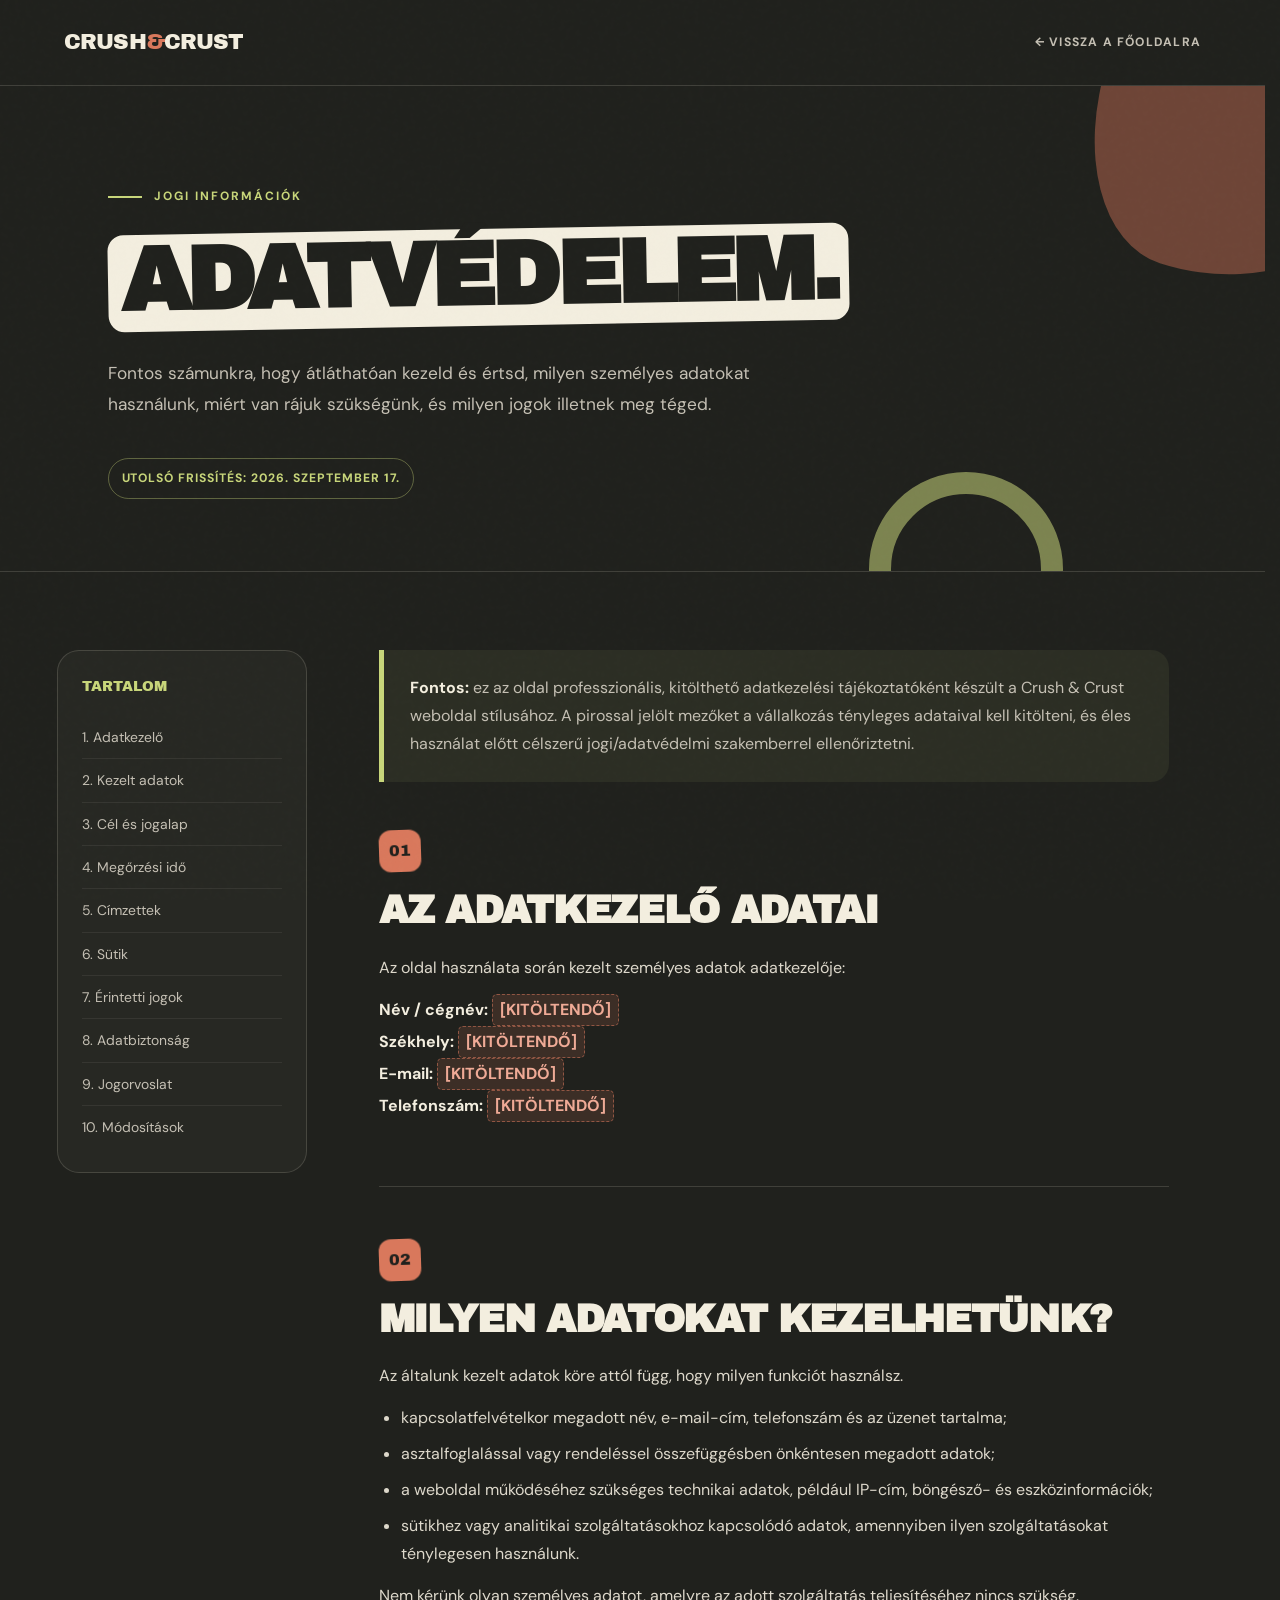
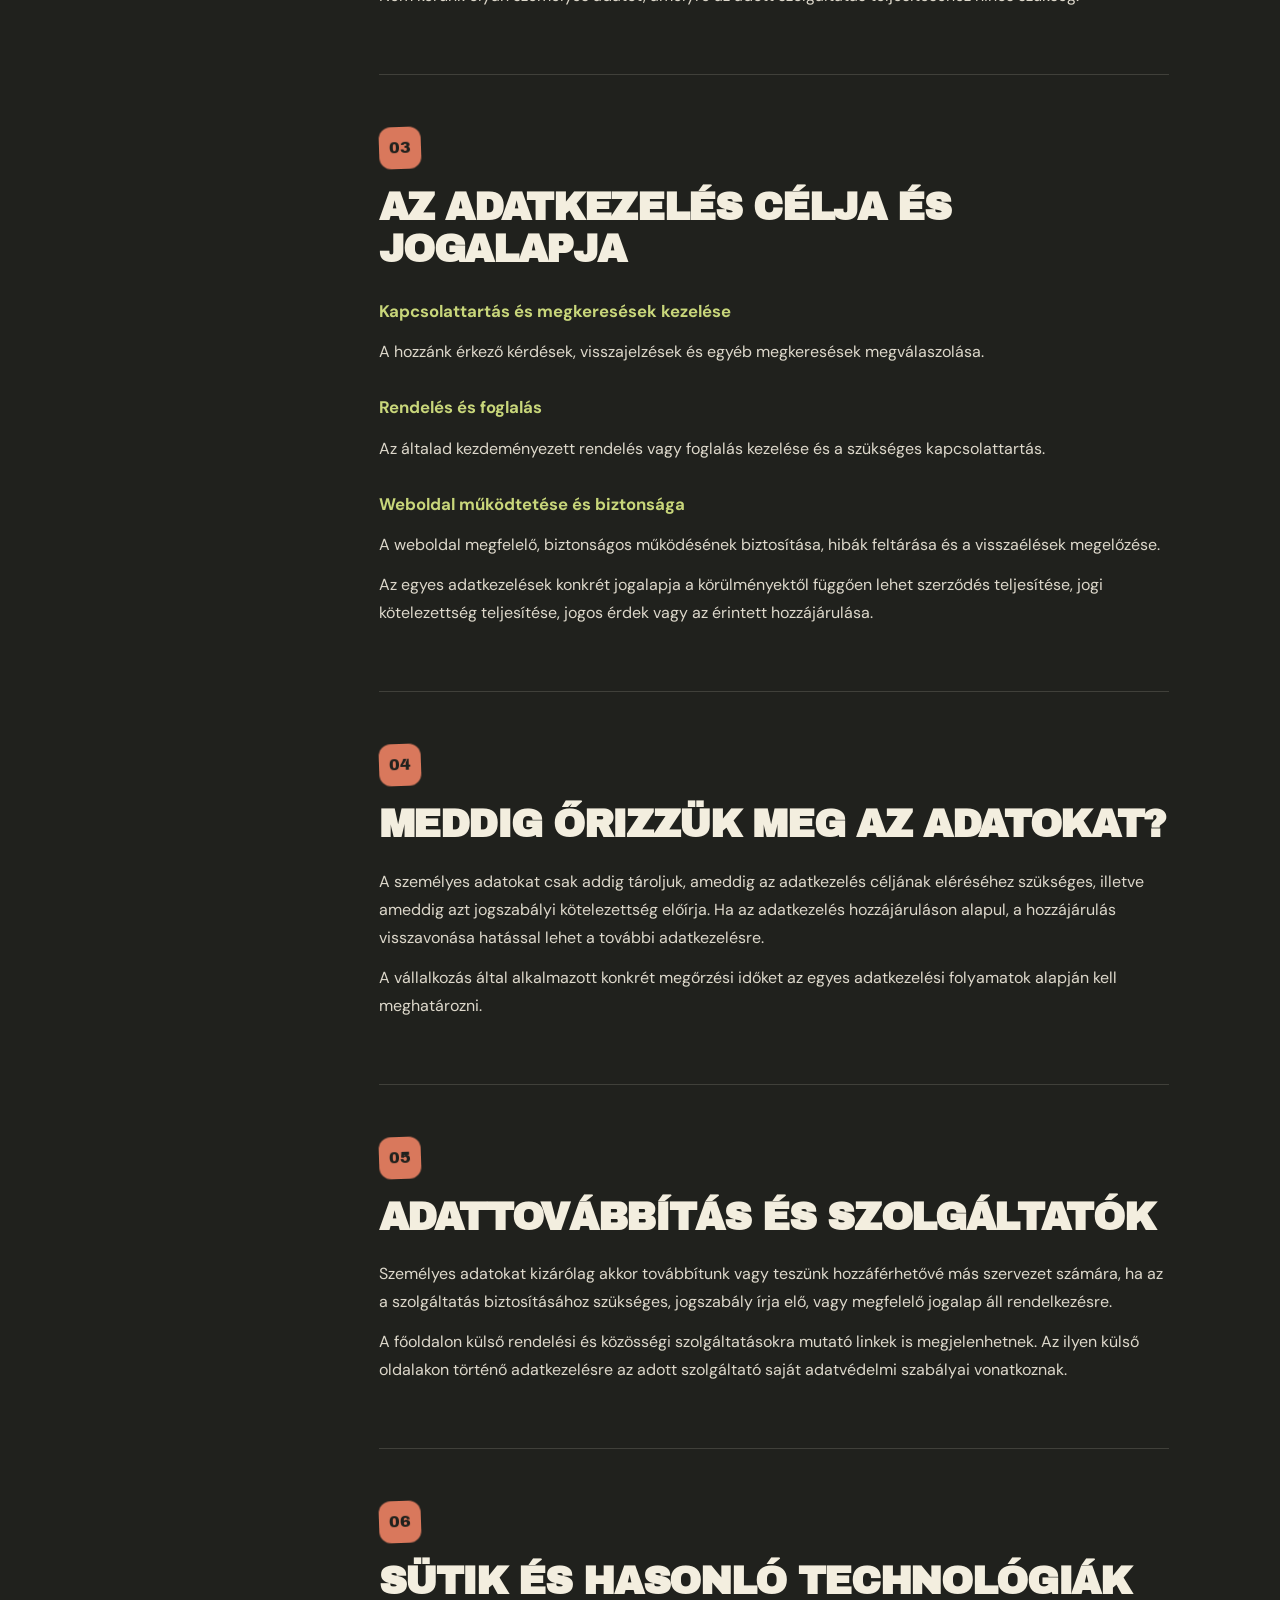
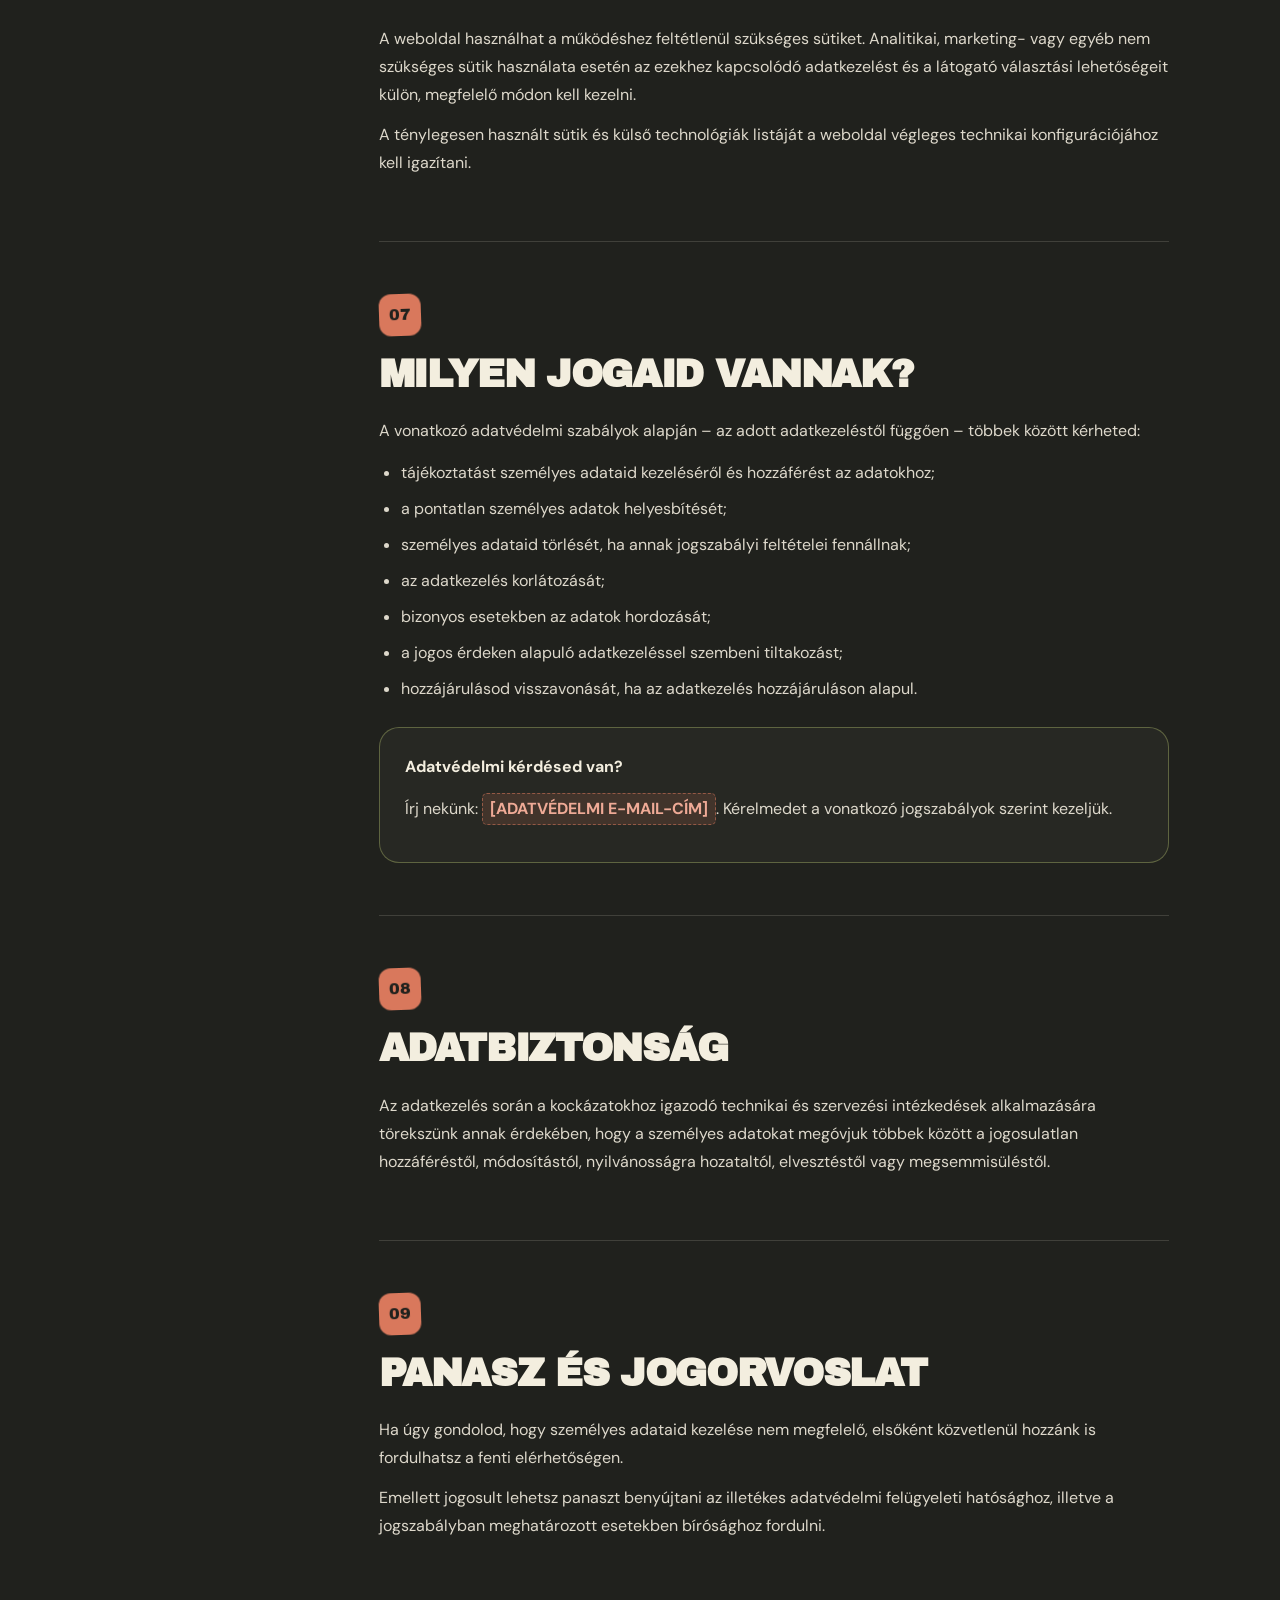
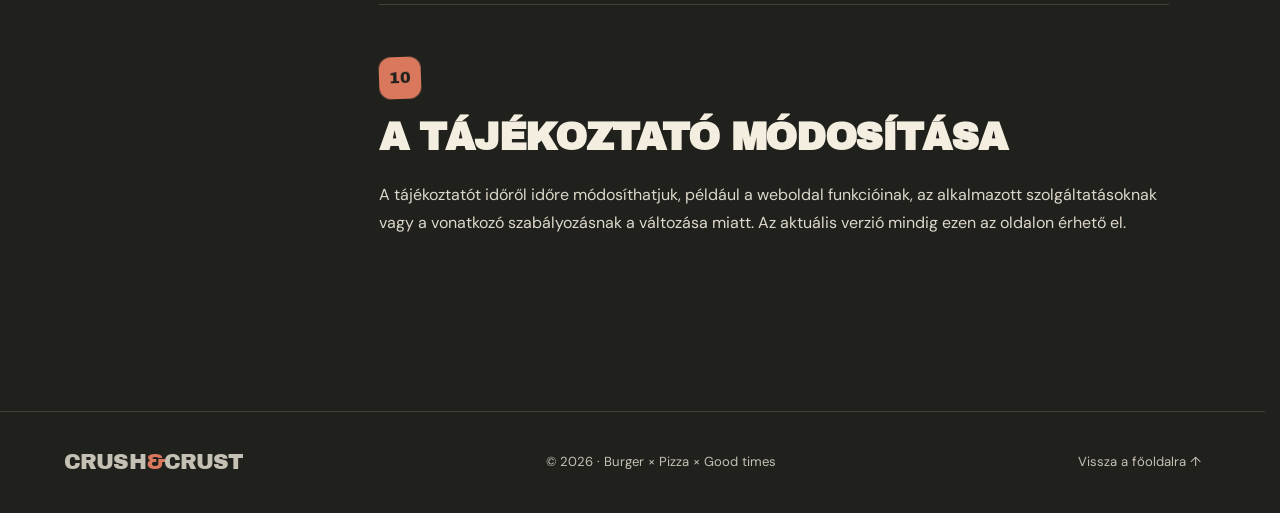
<file: minta-crush-crust/adatvedelem.html>
<!doctype html>
<html lang="hu">
<head>

<script id="cc-privacy-entry-detect">
(() => {
  try {
    if (sessionStorage.getItem("cc_privacy_transition") === "1") {
      document.documentElement.classList.add("cc-from-index");
    }
  } catch (_) {}
})();
</script>

  <meta charset="UTF-8" />
  <meta name="viewport" content="width=device-width, initial-scale=1.0" />
  <meta name="description" content="Crush & Crust — Adatkezelési tájékoztató." />
  <title>Adatvédelem — CRUSH & CRUST</title>
  <link rel="preconnect" href="https://fonts.googleapis.com" />
  <link rel="preconnect" href="https://fonts.gstatic.com" crossorigin />
  <link href="https://fonts.googleapis.com/css2?family=Archivo+Black&family=DM+Sans:wght@400;500;600;700&display=swap" rel="stylesheet" />

  <style>
    :root{
      --ink:#20211d;
      --cream:#f3eedf;
      --red:#d9785c;
      --yellow:#c8d67a;
      --muted:#c5c0b4;
      --line:rgba(243,238,223,.15);
      --ease:cubic-bezier(.2,.8,.2,1);
    }
    *{box-sizing:border-box;margin:0;padding:0}
    html{scroll-behavior:smooth}
    body{
      background:var(--ink);
      color:var(--cream);
      font-family:"DM Sans",sans-serif;
      line-height:1.75;
      overflow-x:hidden;
    }
    a{color:inherit}
    ::selection{background:var(--yellow);color:var(--ink)}
    .noise{
      position:fixed;inset:0;z-index:50;pointer-events:none;opacity:.022;
      background-image:url("data:image/svg+xml,%3Csvg viewBox='0 0 180 180' xmlns='http://www.w3.org/2000/svg'%3E%3Cfilter id='n'%3E%3CfeTurbulence type='fractalNoise' baseFrequency='.9' numOctaves='3' stitchTiles='stitch'/%3E%3C/filter%3E%3Crect width='100%25' height='100%25' filter='url(%23n)' opacity='.6'/%3E%3C/svg%3E");
    }
    .nav{
      min-height:86px;padding:18px 5vw;
      display:flex;align-items:center;justify-content:space-between;gap:24px;
      border-bottom:1px solid var(--line);
      background:rgba(32,33,29,.94);
    }
    .logo{
      font-family:"Archivo Black",sans-serif;
      font-size:1.35rem;letter-spacing:-.04em;text-decoration:none;
    }
    .logo span{color:var(--red)}
    .back{
      display:inline-flex;align-items:center;gap:10px;
      text-decoration:none;text-transform:uppercase;
      letter-spacing:.1em;font-size:.76rem;font-weight:700;
      color:var(--muted);transition:.25s ease;
    }
    .back:hover{color:var(--yellow);transform:translateX(-3px)}
    .hero{
      position:relative;overflow:hidden;
      padding:100px 5vw 72px;
      border-bottom:1px solid var(--line);
    }
    .hero:before{
      content:"";position:absolute;width:320px;height:320px;
      right:-150px;top:-120px;background:var(--red);opacity:.42;
      border-radius:42% 58% 65% 35%/45% 40% 60% 55%;
      transform:rotate(18deg);
    }
    .hero:after{
      content:"";position:absolute;width:150px;height:150px;
      right:16%;bottom:-95px;border:22px solid var(--yellow);
      border-radius:50%;opacity:.55;
    }
    .hero-inner{max-width:1050px;margin:auto;position:relative;z-index:2}
    .eyebrow{
      display:flex;align-items:center;gap:12px;
      text-transform:uppercase;letter-spacing:.17em;
      font-size:.75rem;font-weight:700;color:var(--yellow);
      margin-bottom:22px;
    }
    .eyebrow:before{content:"";width:34px;height:2px;background:currentColor}
    h1{
      font-family:"Archivo Black",sans-serif;
      font-size:clamp(3.4rem,7vw,7rem);
      line-height:.95;text-transform:uppercase;
      letter-spacing:-.055em;
    }
    h1 span{
      display:inline-block;background:var(--cream);color:var(--ink);
      padding:.04em .14em .09em;border-radius:.18em;
      transform:rotate(-1deg);
    }
    .lead{
      max-width:730px;margin-top:32px;color:var(--muted);
      font-size:1.08rem;line-height:1.8;
    }
    .updated{
      display:inline-flex;margin-top:26px;padding:9px 13px;
      border:1px solid rgba(200,214,122,.38);border-radius:999px;
      color:var(--yellow);font-size:.76rem;font-weight:700;
      letter-spacing:.08em;text-transform:uppercase;
    }
    .layout{
      width:min(1180px,90vw);margin:0 auto;
      display:grid;grid-template-columns:250px minmax(0,1fr);
      gap:72px;padding:78px 0 110px;
    }
    .toc{position:relative}
    .toc-inner{
      position:sticky;top:28px;
      padding:24px;border:1px solid var(--line);
      border-radius:22px;background:rgba(243,238,223,.035);
    }
    .toc-title{
      font-family:"Archivo Black",sans-serif;
      text-transform:uppercase;font-size:.88rem;
      color:var(--yellow);margin-bottom:16px;
    }
    .toc a{
      display:block;padding:9px 0;color:var(--muted);
      text-decoration:none;font-size:.87rem;
      border-bottom:1px solid rgba(243,238,223,.07);
      transition:.2s;
    }
    .toc a:last-child{border:0}
    .toc a:hover{color:var(--cream);padding-left:5px}
    .content{max-width:790px}
    .notice{
      margin-bottom:48px;padding:24px 26px;
      border-left:5px solid var(--yellow);
      background:rgba(200,214,122,.07);
      border-radius:0 18px 18px 0;
      color:var(--muted);
    }
    .notice strong{color:var(--cream)}
    .legal-section{
      padding:0 0 52px;margin-bottom:52px;
      border-bottom:1px solid var(--line);
      scroll-margin-top:30px;
    }
    .legal-section:last-child{border-bottom:0;margin-bottom:0}
    .number{
      display:inline-grid;place-items:center;
      min-width:42px;height:42px;padding:0 10px;
      background:var(--red);color:var(--ink);
      border-radius:12px;font-family:"Archivo Black",sans-serif;
      transform:rotate(-2deg);margin-bottom:18px;
    }
    h2{
      font-family:"Archivo Black",sans-serif;
      font-size:clamp(1.75rem,3vw,2.65rem);
      line-height:1.08;letter-spacing:-.035em;
      text-transform:uppercase;margin-bottom:22px;
    }
    h3{
      font-size:1.05rem;color:var(--yellow);
      margin:27px 0 8px;
    }
    p{color:#ddd8cb;margin:12px 0}
    ul{padding-left:22px;margin:14px 0;color:#ddd8cb}
    li{margin:8px 0}
    strong{color:var(--cream)}
    .placeholder{
      display:inline-block;padding:1px 7px;
      border-radius:5px;background:rgba(217,120,92,.15);
      color:#efaa96;border:1px dashed rgba(217,120,92,.55);
      font-weight:700;
    }
    .contact-box{
      margin-top:24px;padding:25px;
      border:1px solid rgba(200,214,122,.34);
      border-radius:20px;background:rgba(243,238,223,.035);
    }
    footer{
      padding:32px 5vw;border-top:1px solid var(--line);
      display:flex;justify-content:space-between;align-items:center;
      gap:22px;flex-wrap:wrap;color:var(--muted);font-size:.82rem;
    }
    footer a{text-decoration:none}
    footer a:hover{color:var(--yellow)}
    @media(max-width:850px){
      .layout{grid-template-columns:1fr;gap:35px;padding-top:50px}
      .toc-inner{position:static}
      .toc{order:0}
      .hero{padding-top:72px}
    }
    @media(max-width:560px){
      .nav{padding:16px 5vw}
      .logo{font-size:1.12rem}
      .back{font-size:.68rem}
      .hero{padding-bottom:58px}
      .layout{width:90vw}
      .legal-section{padding-bottom:40px;margin-bottom:40px}
      footer{align-items:flex-start;flex-direction:column}
    }
    @media(prefers-reduced-motion:reduce){
      *{scroll-behavior:auto!important;transition-duration:.01ms!important}
    }

</style>


<style id="cc-privacy-entry-transition">
html.cc-from-index body {
  overflow: hidden;
}
.cc-privacy-entry {
  position: fixed;
  z-index: 60000;
  inset: 0;
  display: grid;
  place-items: center;
  background: var(--ink);
  pointer-events: none;
}
.cc-privacy-entry-title {
  font-family: "Archivo Black", sans-serif;
  font-size: clamp(1.7rem,5vw,4.4rem);
  line-height: 1;
  letter-spacing: -.05em;
  text-transform: uppercase;
  color: var(--cream);
  white-space: nowrap;
  transform: translateY(0) scale(1);
  opacity: 1;
}
.cc-privacy-entry-title span {
  color: var(--yellow);
}
html.cc-from-index .nav,
html.cc-from-index .hero,
html.cc-from-index .layout,
html.cc-from-index footer {
  opacity: 0;
  transform: translateY(18px);
}
html.cc-from-index.cc-entry-reveal .cc-privacy-entry {
  animation: ccPrivacyCurtainOut .82s .18s cubic-bezier(.76,0,.24,1) forwards;
}
html.cc-from-index.cc-entry-reveal .cc-privacy-entry-title {
  animation: ccPrivacyTitleOut .52s .08s cubic-bezier(.22,1,.36,1) forwards;
}
html.cc-from-index.cc-entry-reveal .nav {
  animation: ccPrivacyContentIn .55s .46s cubic-bezier(.22,1,.36,1) forwards;
}
html.cc-from-index.cc-entry-reveal .hero {
  animation: ccPrivacyContentIn .7s .54s cubic-bezier(.22,1,.36,1) forwards;
}
html.cc-from-index.cc-entry-reveal .layout,
html.cc-from-index.cc-entry-reveal footer {
  animation: ccPrivacyContentIn .72s .68s cubic-bezier(.22,1,.36,1) forwards;
}
@keyframes ccPrivacyCurtainOut {
  0% { transform: translateY(0); }
  100% { transform: translateY(-102%); }
}
@keyframes ccPrivacyTitleOut {
  0% { opacity:1; transform:translateY(0) scale(1); }
  100% { opacity:0; transform:translateY(-26px) scale(.94); }
}
@keyframes ccPrivacyContentIn {
  from { opacity:0; transform:translateY(18px); }
  to { opacity:1; transform:translateY(0); }
}
@media (prefers-reduced-motion: reduce) {
  html.cc-from-index body { overflow:auto; }
  .cc-privacy-entry { display:none; }
  html.cc-from-index .nav,
  html.cc-from-index .hero,
  html.cc-from-index .layout,
  html.cc-from-index footer {
    opacity:1 !important;
    transform:none !important;
    animation:none !important;
  }
}
</style>



<style id="cc-privacy-seamless-handoff-v2">
html.cc-from-index .cc-privacy-entry-title {
  opacity: 1 !important;
  transform: translateY(0) scale(1) rotate(0) !important;
  animation: none !important;
}
html.cc-from-index.cc-entry-reveal .cc-privacy-entry-title {
  animation: none !important;
}
html.cc-from-index.cc-entry-reveal .cc-privacy-entry {
  animation: ccPrivacyCurtainOutSmooth .78s .12s cubic-bezier(.76,0,.24,1) forwards !important;
}
@keyframes ccPrivacyCurtainOutSmooth {
  0%   { transform: translate3d(0,0,0); }
  100% { transform: translate3d(0,-102%,0); }
}
.cc-page-transition,
.cc-page-transition-label,
.cc-privacy-entry,
.cc-privacy-entry-title {
  backface-visibility: hidden;
  -webkit-backface-visibility: hidden;
  will-change: transform, opacity;
}
</style>



<style id="cc-privacy-no-seam-v3">
html.cc-from-index .cc-privacy-entry-title {
  display: none !important;
}
html.cc-from-index .cc-privacy-entry {
  background: var(--ink) !important;
  transform: translate3d(0,0,0);
  will-change: transform;
}
html.cc-from-index.cc-entry-reveal .cc-privacy-entry {
  animation: ccPrivacyCurtainCleanExit .62s cubic-bezier(.76,0,.24,1) forwards !important;
}
@keyframes ccPrivacyCurtainCleanExit {
  from { transform: translate3d(0,0,0); }
  to   { transform: translate3d(0,-102%,0); }
}
html.cc-from-index.cc-entry-reveal .nav {
  animation: ccPrivacyContentIn .5s .12s cubic-bezier(.22,1,.36,1) forwards !important;
}
html.cc-from-index.cc-entry-reveal .hero {
  animation: ccPrivacyContentIn .62s .16s cubic-bezier(.22,1,.36,1) forwards !important;
}
html.cc-from-index.cc-entry-reveal .layout,
html.cc-from-index.cc-entry-reveal footer {
  animation: ccPrivacyContentIn .68s .24s cubic-bezier(.22,1,.36,1) forwards !important;
}
</style>



<style id="cc-scrollbar-layout-stability-fix">
html {
  scrollbar-gutter: stable;
}
@supports not (scrollbar-gutter: stable) {
  html {
    overflow-y: scroll;
  }
}
html.cc-from-index body {
  overflow-x: hidden !important;
  overflow-y: visible !important;
}
</style>

<style id="cc-home-exit-style">
.cc-home-transition {
  position: fixed;
  z-index: 50000;
  inset: 0;
  pointer-events: none;
  visibility: hidden;
  overflow: hidden;
}
.cc-home-transition::before,
.cc-home-transition::after {
  content: "";
  position: absolute;
  inset: 0;
  transform: translateY(102%);
}
.cc-home-transition::before {
  background: var(--red);
  transition: transform .58s cubic-bezier(.76,0,.24,1);
}
.cc-home-transition::after {
  background: var(--ink);
  transition: transform .58s .12s cubic-bezier(.76,0,.24,1);
}
.cc-home-transition.is-running {
  visibility: visible;
}
.cc-home-transition.is-running::before,
.cc-home-transition.is-running::after {
  transform: translateY(0);
}
.cc-home-transition-label {
  position: absolute;
  z-index: 2;
  left: 50%;
  top: 50%;
  color: var(--cream);
  font-family: "Archivo Black", sans-serif;
  font-size: clamp(1.7rem,5vw,4.4rem);
  letter-spacing: -.05em;
  text-transform: uppercase;
  opacity: 0;
  transform: translate(-50%,-35%) rotate(-2deg);
  white-space: nowrap;
  transition:
    opacity .3s .28s ease,
    transform .48s .24s cubic-bezier(.22,1,.36,1);
}
.cc-home-transition.is-running .cc-home-transition-label {
  opacity: 1;
  transform: translate(-50%,-50%) rotate(0);
}
.cc-home-transition-label span { color: var(--yellow); }
.cc-home-transition.is-running { pointer-events: auto; }
.cc-home-transition-label { transition: opacity .18s ease, transform .48s .12s cubic-bezier(.22,1,.36,1); }
.cc-home-transition.is-committing .cc-home-transition-label { opacity: 0; transition: opacity .16s ease; }

</style>
<style id="cc-home-exit-smooth">
.cc-home-transition::before,
.cc-home-transition::after { will-change: transform; }
.cc-home-transition-label {
  transition: opacity .22s .18s ease,
    transform .38s .12s cubic-bezier(.22,1,.36,1) !important;
}
.cc-home-transition.is-running .cc-home-transition-label {
  opacity: 1 !important;
  transform: translate(-50%,-50%) rotate(0) scale(1) !important;
}
.cc-home-transition.is-committing .cc-home-transition-label {
  opacity: 0 !important;
  transform: translate(-50%,-50%) rotate(0) scale(1) !important;
}
</style>

<style id="cc-privacy-mobile">
@media (max-width:850px) {
  html { -webkit-text-size-adjust:100%; text-size-adjust:100%; }
  .layout, .content, .toc, .hero-inner { min-width:0; }
  .content { width:100%; max-width:100%; overflow-wrap:anywhere; }
  .layout { grid-template-columns:minmax(0,1fr); }
  .nav a, .toc a, footer a { touch-action:manipulation; }
  .toc a { min-height:44px; display:flex; align-items:center; }
}
@media (max-width:560px) {
  .nav {
    padding:18px 20px; gap:14px; min-height:0;
    flex-direction:column; align-items:flex-start;
  }
  .nav .logo { font-size:1.16rem; line-height:1.4; }
  .nav .back {
    display:inline-flex; min-height:44px; padding:10px 15px;
    border:1px solid rgba(200,214,122,.5); border-radius:999px;
    background:rgba(200,214,122,.08); color:var(--yellow);
    font-size:.7rem; letter-spacing:.04em;
  }
  .hero { padding:48px 20px 42px; }
  .hero h1 { font-size:clamp(1.5rem,7.5vw,2.6rem); line-height:1.15; }
  .hero h1 span { max-width:100%; padding:.08em .12em .12em; }
  .eyebrow { font-size:.67rem; letter-spacing:.12em; margin-bottom:18px; }
  .eyebrow::before { flex:0 0 26px; }
  .lead { font-size:1rem; line-height:1.75; margin-top:22px; }
  .updated {
    max-width:100%; display:block; width:fit-content; border-radius:14px;
    font-size:.67rem; letter-spacing:.04em; line-height:1.7; padding:10px 12px;
  }
  .layout { width:calc(100% - 40px); padding:32px 0 52px; gap:32px; }
  .toc-inner { padding:20px; border-radius:18px; }
  .toc a { font-size:.9rem; line-height:1.5; padding:11px 0; }
  .notice { padding:19px 17px; margin-bottom:32px; font-size:.94rem; }
  h2 { font-size:clamp(1.35rem,6vw,2rem); line-height:1.2; margin-bottom:18px; }
  h3 { font-size:1rem; line-height:1.45; }
  .legal-section { padding-bottom:32px; margin-bottom:32px; scroll-margin-top:20px; }
  .content p, .content li { font-size:.96rem; line-height:1.8; }
  .content ul { padding-left:20px; }
  .placeholder { max-width:100%; overflow-wrap:anywhere; }
  .contact-box { padding:20px 16px; border-radius:16px; }
  footer { padding:28px 20px calc(28px + env(safe-area-inset-bottom)); gap:16px; }
  footer .logo { font-size:1.16rem; }
  footer > span { line-height:1.7; }
  footer > a:last-child {
    display:inline-flex; align-items:center; min-height:44px;
    border:1px solid var(--line); border-radius:12px; padding:10px 14px;
  }
  .cc-privacy-entry-title { font-size:clamp(1rem,7vw,2rem); }
  .cc-home-transition-label { font-size:clamp(1.5rem,9vw,3rem) !important; }
}
</style>

<style id="cc-privacy-entry-safe-default">
html:not(.cc-from-index) .cc-privacy-entry { display:none !important; }
html.cc-from-index .cc-privacy-entry {
  animation:ccPrivacyCoverFailSafe 0s 2s forwards !important;
}
html.cc-from-index.cc-entry-reveal .cc-privacy-entry {
  animation:ccPrivacyCurtainCleanExit .62s cubic-bezier(.76,0,.24,1) forwards !important;
}
html.cc-from-index .nav,
html.cc-from-index .hero,
html.cc-from-index .layout,
html.cc-from-index footer {
  opacity:1 !important; transform:none !important; animation:none !important;
}
@keyframes ccPrivacyCoverFailSafe {
  to { visibility:hidden; opacity:0; pointer-events:none; }
}
</style>
</head>

<body>

<div class="cc-privacy-entry" id="ccPrivacyEntry" aria-hidden="true">
  <div class="cc-privacy-entry-title">Adat<span>védelem.</span></div>
</div>

  <div class="noise"></div>

  <nav class="nav" aria-label="Fő navigáció">
    <a class="logo" href="index.html">CRUSH<span>&</span>CRUST</a>
    <a class="back" href="index.html">← Vissza a főoldalra</a>
  </nav>

  <header class="hero">
    <div class="hero-inner">
      <div class="eyebrow">Jogi információk</div>
      <h1><span>Adatvédelem.</span></h1>
      <p class="lead">
        Fontos számunkra, hogy átláthatóan kezeld és értsd, milyen személyes adatokat
        használunk, miért van rájuk szükségünk, és milyen jogok illetnek meg téged.
      </p>
      <div class="updated">Utolsó frissítés: 2026. szeptember 17.</div>
    </div>
  </header>

  <main class="layout">
    <aside class="toc" aria-label="Tartalomjegyzék">
      <div class="toc-inner">
        <div class="toc-title">Tartalom</div>
        <a href="#adatkezelo">1. Adatkezelő</a>
        <a href="#adatok">2. Kezelt adatok</a>
        <a href="#celok">3. Cél és jogalap</a>
        <a href="#megorzes">4. Megőrzési idő</a>
        <a href="#cimzettek">5. Címzettek</a>
        <a href="#sutik">6. Sütik</a>
        <a href="#jogok">7. Érintetti jogok</a>
        <a href="#biztonsag">8. Adatbiztonság</a>
        <a href="#jogorvoslat">9. Jogorvoslat</a>
        <a href="#modositas">10. Módosítások</a>
      </div>
    </aside>

    <article class="content">
      <div class="notice">
        <strong>Fontos:</strong> ez az oldal professzionális, kitölthető adatkezelési
        tájékoztatóként készült a Crush & Crust weboldal stílusához. A pirossal jelölt
        mezőket a vállalkozás tényleges adataival kell kitölteni, és éles használat előtt
        célszerű jogi/adatvédelmi szakemberrel ellenőriztetni.
      </div>

      <section class="legal-section" id="adatkezelo">
        <div class="number">01</div>
        <h2>Az adatkezelő adatai</h2>
        <p>Az oldal használata során kezelt személyes adatok adatkezelője:</p>
        <p>
          <strong>Név / cégnév:</strong> <span class="placeholder">[KITÖLTENDŐ]</span><br>
          <strong>Székhely:</strong> <span class="placeholder">[KITÖLTENDŐ]</span><br>
          <strong>E-mail:</strong> <span class="placeholder">[KITÖLTENDŐ]</span><br>
          <strong>Telefonszám:</strong> <span class="placeholder">[KITÖLTENDŐ]</span>
        </p>
      </section>

      <section class="legal-section" id="adatok">
        <div class="number">02</div>
        <h2>Milyen adatokat kezelhetünk?</h2>
        <p>Az általunk kezelt adatok köre attól függ, hogy milyen funkciót használsz.</p>
        <ul>
          <li>kapcsolatfelvételkor megadott név, e-mail-cím, telefonszám és az üzenet tartalma;</li>
          <li>asztalfoglalással vagy rendeléssel összefüggésben önkéntesen megadott adatok;</li>
          <li>a weboldal működéséhez szükséges technikai adatok, például IP-cím, böngésző- és eszközinformációk;</li>
          <li>sütikhez vagy analitikai szolgáltatásokhoz kapcsolódó adatok, amennyiben ilyen szolgáltatásokat ténylegesen használunk.</li>
        </ul>
        <p>Nem kérünk olyan személyes adatot, amelyre az adott szolgáltatás teljesítéséhez nincs szükség.</p>
      </section>

      <section class="legal-section" id="celok">
        <div class="number">03</div>
        <h2>Az adatkezelés célja és jogalapja</h2>
        <h3>Kapcsolattartás és megkeresések kezelése</h3>
        <p>A hozzánk érkező kérdések, visszajelzések és egyéb megkeresések megválaszolása.</p>
        <h3>Rendelés és foglalás</h3>
        <p>Az általad kezdeményezett rendelés vagy foglalás kezelése és a szükséges kapcsolattartás.</p>
        <h3>Weboldal működtetése és biztonsága</h3>
        <p>A weboldal megfelelő, biztonságos működésének biztosítása, hibák feltárása és a visszaélések megelőzése.</p>
        <p>
          Az egyes adatkezelések konkrét jogalapja a körülményektől függően lehet
          szerződés teljesítése, jogi kötelezettség teljesítése, jogos érdek vagy az
          érintett hozzájárulása.
        </p>
      </section>

      <section class="legal-section" id="megorzes">
        <div class="number">04</div>
        <h2>Meddig őrizzük meg az adatokat?</h2>
        <p>
          A személyes adatokat csak addig tároljuk, ameddig az adatkezelés céljának
          eléréséhez szükséges, illetve ameddig azt jogszabályi kötelezettség előírja.
          Ha az adatkezelés hozzájáruláson alapul, a hozzájárulás visszavonása hatással
          lehet a további adatkezelésre.
        </p>
        <p>
          A vállalkozás által alkalmazott konkrét megőrzési időket az egyes
          adatkezelési folyamatok alapján kell meghatározni.
        </p>
      </section>

      <section class="legal-section" id="cimzettek">
        <div class="number">05</div>
        <h2>Adattovábbítás és szolgáltatók</h2>
        <p>
          Személyes adatokat kizárólag akkor továbbítunk vagy teszünk hozzáférhetővé
          más szervezet számára, ha az a szolgáltatás biztosításához szükséges,
          jogszabály írja elő, vagy megfelelő jogalap áll rendelkezésre.
        </p>
        <p>
          A főoldalon külső rendelési és közösségi szolgáltatásokra mutató linkek is
          megjelenhetnek. Az ilyen külső oldalakon történő adatkezelésre az adott
          szolgáltató saját adatvédelmi szabályai vonatkoznak.
        </p>
      </section>

      <section class="legal-section" id="sutik">
        <div class="number">06</div>
        <h2>Sütik és hasonló technológiák</h2>
        <p>
          A weboldal használhat a működéshez feltétlenül szükséges sütiket. Analitikai,
          marketing- vagy egyéb nem szükséges sütik használata esetén az ezekhez
          kapcsolódó adatkezelést és a látogató választási lehetőségeit külön,
          megfelelő módon kell kezelni.
        </p>
        <p>
          A ténylegesen használt sütik és külső technológiák listáját a weboldal
          végleges technikai konfigurációjához kell igazítani.
        </p>
      </section>

      <section class="legal-section" id="jogok">
        <div class="number">07</div>
        <h2>Milyen jogaid vannak?</h2>
        <p>A vonatkozó adatvédelmi szabályok alapján – az adott adatkezeléstől függően – többek között kérheted:</p>
        <ul>
          <li>tájékoztatást személyes adataid kezeléséről és hozzáférést az adatokhoz;</li>
          <li>a pontatlan személyes adatok helyesbítését;</li>
          <li>személyes adataid törlését, ha annak jogszabályi feltételei fennállnak;</li>
          <li>az adatkezelés korlátozását;</li>
          <li>bizonyos esetekben az adatok hordozását;</li>
          <li>a jogos érdeken alapuló adatkezeléssel szembeni tiltakozást;</li>
          <li>hozzájárulásod visszavonását, ha az adatkezelés hozzájáruláson alapul.</li>
        </ul>
        <div class="contact-box">
          <strong>Adatvédelmi kérdésed van?</strong>
          <p>
            Írj nekünk: <span class="placeholder">[ADATVÉDELMI E-MAIL-CÍM]</span>.
            Kérelmedet a vonatkozó jogszabályok szerint kezeljük.
          </p>
        </div>
      </section>

      <section class="legal-section" id="biztonsag">
        <div class="number">08</div>
        <h2>Adatbiztonság</h2>
        <p>
          Az adatkezelés során a kockázatokhoz igazodó technikai és szervezési
          intézkedések alkalmazására törekszünk annak érdekében, hogy a személyes
          adatokat megóvjuk többek között a jogosulatlan hozzáféréstől, módosítástól,
          nyilvánosságra hozataltól, elvesztéstől vagy megsemmisüléstől.
        </p>
      </section>

      <section class="legal-section" id="jogorvoslat">
        <div class="number">09</div>
        <h2>Panasz és jogorvoslat</h2>
        <p>
          Ha úgy gondolod, hogy személyes adataid kezelése nem megfelelő, elsőként
          közvetlenül hozzánk is fordulhatsz a fenti elérhetőségen.
        </p>
        <p>
          Emellett jogosult lehetsz panaszt benyújtani az illetékes adatvédelmi
          felügyeleti hatósághoz, illetve a jogszabályban meghatározott esetekben
          bírósághoz fordulni.
        </p>
      </section>

      <section class="legal-section" id="modositas">
        <div class="number">10</div>
        <h2>A tájékoztató módosítása</h2>
        <p>
          A tájékoztatót időről időre módosíthatjuk, például a weboldal funkcióinak,
          az alkalmazott szolgáltatásoknak vagy a vonatkozó szabályozásnak a változása
          miatt. Az aktuális verzió mindig ezen az oldalon érhető el.
        </p>
      </section>
    </article>
  </main>

  <footer>
    <a class="logo" href="index.html">CRUSH<span>&</span>CRUST</a>
    <span>© 2026 · Burger × Pizza × Good times</span>
    <a href="index.html">Vissza a főoldalra ↑</a>
  </footer>


<script id="cc-privacy-entry-run">
(() => {
  const root = document.documentElement;
  const clean = () => {
    root.classList.remove("cc-from-index", "cc-entry-reveal");
    document.getElementById("ccPrivacyEntry")?.remove();
    document.body.style.overflow = "";
  };
  window.addEventListener("pageshow", event => { if (event.persisted) clean(); });
  if (!root.classList.contains("cc-from-index")) { clean(); return; }
  try { sessionStorage.removeItem("cc_privacy_transition"); } catch (_) {}
  // A tartalom soha nem vár hálózati kérésre vagy webfontra.
  window.setTimeout(clean, 1800);
  requestAnimationFrame(() => requestAnimationFrame(() => {
    root.classList.add("cc-entry-reveal");
    window.setTimeout(clean, 850);
  }));
})();
</script>


<div class="cc-home-transition" id="ccHomeTransition" aria-hidden="true">
  <div class="cc-home-transition-label">Fő<span>oldal.</span></div>
</div>
<script id="cc-home-exit-script">
(() => {
  const cover = document.getElementById("ccHomeTransition");
  let leaving = false;
  document.querySelectorAll('a[href="index.html"]').forEach(link => {
    link.addEventListener("click", event => {
      if (event.defaultPrevented || event.button !== 0 || event.metaKey || event.ctrlKey ||
          event.shiftKey || event.altKey || link.hasAttribute("download") ||
          (link.target && link.target !== "_self")) return;
      if (matchMedia("(prefers-reduced-motion: reduce)").matches) {
        try { sessionStorage.setItem("cc_returning_from_privacy", "1"); } catch (_) {}
        return;
      }
      event.preventDefault();
      if (leaving) return;
      leaving = true;
      cover.classList.add("is-running");
      cover.setAttribute("aria-hidden", "false");
      setTimeout(() => cover.classList.add("is-committing"), 500);
      setTimeout(() => {
        try {
          sessionStorage.setItem("cc_home_transition", String(Date.now()));
          sessionStorage.setItem("cc_returning_from_privacy", "1");
        } catch (_) {}
        location.href = link.href;
      }, 680);
    });
  });
  window.addEventListener("pageshow", () => {
    leaving = false;
    cover.classList.remove("is-running", "is-committing");
    cover.setAttribute("aria-hidden", "true");
  });
})();
</script>

<style id="cc-mobile-persistent-toc-style">
.cc-mobile-toc { display:none; }
@media (max-width:850px) {
 body { padding-bottom:calc(76px + env(safe-area-inset-bottom)); }
 .cc-mobile-toc {
   position:fixed; z-index:100;
   inset:auto 12px max(12px,env(safe-area-inset-bottom));
   display:block; width:max-content; max-width:calc(100vw - 24px); margin-inline:auto;
   opacity:0; visibility:hidden; pointer-events:none;
   transform:translateY(18px);
   transition:opacity .22s ease, transform .3s cubic-bezier(.22,1,.36,1), visibility .3s;
 }
 .cc-mobile-toc.is-visible {opacity:1;visibility:visible;pointer-events:auto;transform:none;}
 .cc-mobile-toc-toggle {
   display:flex;align-items:center;justify-content:center;gap:24px;
   width:100%;min-height:50px;padding:9px 14px;
   border:1px solid rgba(200,214,122,.5);border-radius:17px;
   background:#20211d;color:var(--cream);
   box-shadow:4px 5px 0 rgba(217,120,92,.65),0 8px 28px rgba(0,0,0,.25);
   font:inherit;font-size:16px;font-weight:700;text-align:left;
   touch-action:manipulation;-webkit-tap-highlight-color:transparent;
 }
 .cc-mobile-toc-toggle small {
   flex:0 0 auto;padding:7px 10px;border-radius:10px;
   background:var(--yellow);color:var(--ink);font-size:.72rem;font-weight:700;
 }
 .cc-mobile-toc-menu {
   position:absolute;bottom:calc(100% + 12px);left:50%;right:auto;
   width:min(360px,calc(100vw - 24px));
   max-height: min(52vh,440px);max-height:min(52dvh,440px);
   overflow-y:auto;overscroll-behavior:contain;
   padding:10px;background:#292b24;border:1px solid rgba(200,214,122,.35);
   border-radius:24px;box-shadow:0 12px 36px rgba(0,0,0,.3);
   opacity:0;visibility:hidden;pointer-events:none;
   transform:translateX(-50%) translateY(12px) scale(.97);transform-origin:center bottom;
   transition:opacity .2s ease,transform .32s cubic-bezier(.22,1,.36,1),visibility .32s;
 }
 .cc-mobile-toc.is-open .cc-mobile-toc-menu {
   opacity:1;visibility:visible;pointer-events:auto;transform:translateX(-50%);
 }
 .cc-mobile-toc-menu a {
   display:flex;align-items:center;min-height:46px;padding:10px 13px;
   border-radius:13px;color:var(--cream);text-decoration:none;
   font-size:.9rem;line-height:1.45;touch-action:manipulation;
   -webkit-tap-highlight-color:transparent;
 }
 .cc-mobile-toc-menu a + a {border-top:1px solid rgba(243,238,223,.06);}
 .cc-mobile-toc :focus-visible {outline:2px solid var(--yellow);outline-offset:2px;}
}
@media (prefers-reduced-motion:reduce) {
 .cc-mobile-toc,.cc-mobile-toc-menu {transition:none;}
}
</style>
<nav class="cc-mobile-toc" aria-label="Gyors fejezetválasztó" aria-hidden="true" inert>
 <div class="cc-mobile-toc-menu" id="ccMobileTocMenu" aria-label="Témák" inert></div>
 <button class="cc-mobile-toc-toggle" type="button" aria-expanded="false" aria-controls="ccMobileTocMenu">
   <span>Hova ugorjunk?</span><small>Témák</small>
 </button>
</nav>
<script id="cc-mobile-persistent-toc-script">
(() => {
 const bar=document.querySelector('.cc-mobile-toc');
 const toc=document.querySelector('.toc');
 const toggle=bar?.querySelector('button');
 const menu=document.getElementById('ccMobileTocMenu');
 if(!bar || !toc || !toggle || !menu) return;
 const mobile=matchMedia('(max-width:850px)');
 function setOpen(open) {
   bar.classList.toggle('is-open',open);
   toggle.setAttribute('aria-expanded',String(open));
   toggle.querySelector('small').textContent=open?'Bezárás':'Témák';
   menu.inert=!open;
 }
 toc.querySelectorAll('a[href^="#"]').forEach(link=> {
   const item=link.cloneNode(true);
   item.addEventListener('click',event=> {
     if(event.button!==0 || event.metaKey || event.ctrlKey || event.shiftKey || event.altKey) return;
     const target=document.getElementById(item.hash.slice(1));
     if(!target) return;
     event.preventDefault();setOpen(false);toggle.focus({preventScroll:true});
     target.scrollIntoView({block:'start',behavior:matchMedia('(prefers-reduced-motion:reduce)').matches?'instant':'smooth'});
     if(location.hash!==item.hash) history.pushState(null,'',item.hash);
   });
   menu.appendChild(item);
 });
 toggle.addEventListener('click',()=>setOpen(!bar.classList.contains('is-open')));
 document.addEventListener('click',event=>{if(!bar.contains(event.target))setOpen(false)});
 document.addEventListener('keydown',event=> {
   if(event.key==='Escape' && bar.classList.contains('is-open')) {setOpen(false);toggle.focus({preventScroll:true})}
 });
 let frame=0;
 function update() {
   frame=0;
   const visible=mobile.matches && toc.getBoundingClientRect().bottom<=24;
   bar.classList.toggle('is-visible',visible);
   bar.setAttribute('aria-hidden',String(!visible));bar.inert=!visible;
   if(!visible)setOpen(false);
 }
 function schedule(){if(!frame)frame=requestAnimationFrame(update)}
 window.addEventListener('scroll',schedule,{passive:true});
 window.addEventListener('resize',schedule,{passive:true});
 window.addEventListener('load',schedule,{once:true});
 if(typeof ResizeObserver!=='undefined')new ResizeObserver(schedule).observe(toc);
 update();
})();
</script>

<style id="cc-page-scroll-boundaries">
html, body {
  max-width:100%;
  overflow-x:clip !important;
  overscroll-behavior-x:none !important;
}
</style>
<script id="cc-page-scroll-boundaries-script">
(() => {
  // A lendulettel folytatodo gorgetes se rugozhasson tul alul.
  // A felso lehuzas csak a lap tetejen marad engedelyezve.
  const syncOverscroll = () => {
    const root = document.scrollingElement || document.documentElement;
    const value = root.scrollTop <= 0 ? 'auto' : 'none';
    document.documentElement.style.setProperty('overscroll-behavior-y', value, 'important');
    document.body.style.setProperty('overscroll-behavior-y', value, 'important');
  };
  syncOverscroll();
  window.addEventListener('scroll', syncOverscroll, { passive:true });
  window.addEventListener('pageshow', syncOverscroll);
  let x = 0, y = 0;
  document.addEventListener('touchstart', e => {
    if (e.touches.length !== 1) return;
    x = e.touches[0].clientX;
    y = e.touches[0].clientY;
  }, { passive:true });
  document.addEventListener('touchmove', e => {
    if (e.touches.length !== 1) return;
    const dx = e.touches[0].clientX - x;
    const dy = e.touches[0].clientY - y;
    x = e.touches[0].clientX;
    y = e.touches[0].clientY;
    const horizontal = Math.abs(dx) > Math.abs(dy);
    // A belso gorgetheto listak, a chat es a menu tovabbra is mukodnek.
    for (let el = e.target instanceof Element ? e.target : null;
         el && el !== document.body && el !== document.documentElement;
         el = el.parentElement) {
      const css = getComputedStyle(el);
      if (horizontal && /(auto|scroll)/.test(css.overflowX) &&
          el.scrollWidth > el.clientWidth &&
          ((dx < 0 && el.scrollLeft + el.clientWidth < el.scrollWidth - 1) ||
           (dx > 0 && el.scrollLeft > 0))) return;
      if (!horizontal && /(auto|scroll)/.test(css.overflowY) &&
          el.scrollHeight > el.clientHeight &&
          ((dy < 0 && el.scrollTop + el.clientHeight < el.scrollHeight - 1) ||
           (dy > 0 && el.scrollTop > 0))) return;
    }
    const root = document.scrollingElement || document.documentElement;
    const bottom = Math.max(0, root.scrollHeight - root.clientHeight);
    const reachesBottom = dy < 0 && root.scrollTop - dy >= bottom - 1;
    if (horizontal || reachesBottom) {
      if (e.cancelable) e.preventDefault();
      if (!horizontal && reachesBottom) root.scrollTop = bottom;
    }
  }, { passive:false });
})();
</script>
</body>
</html>
</file>
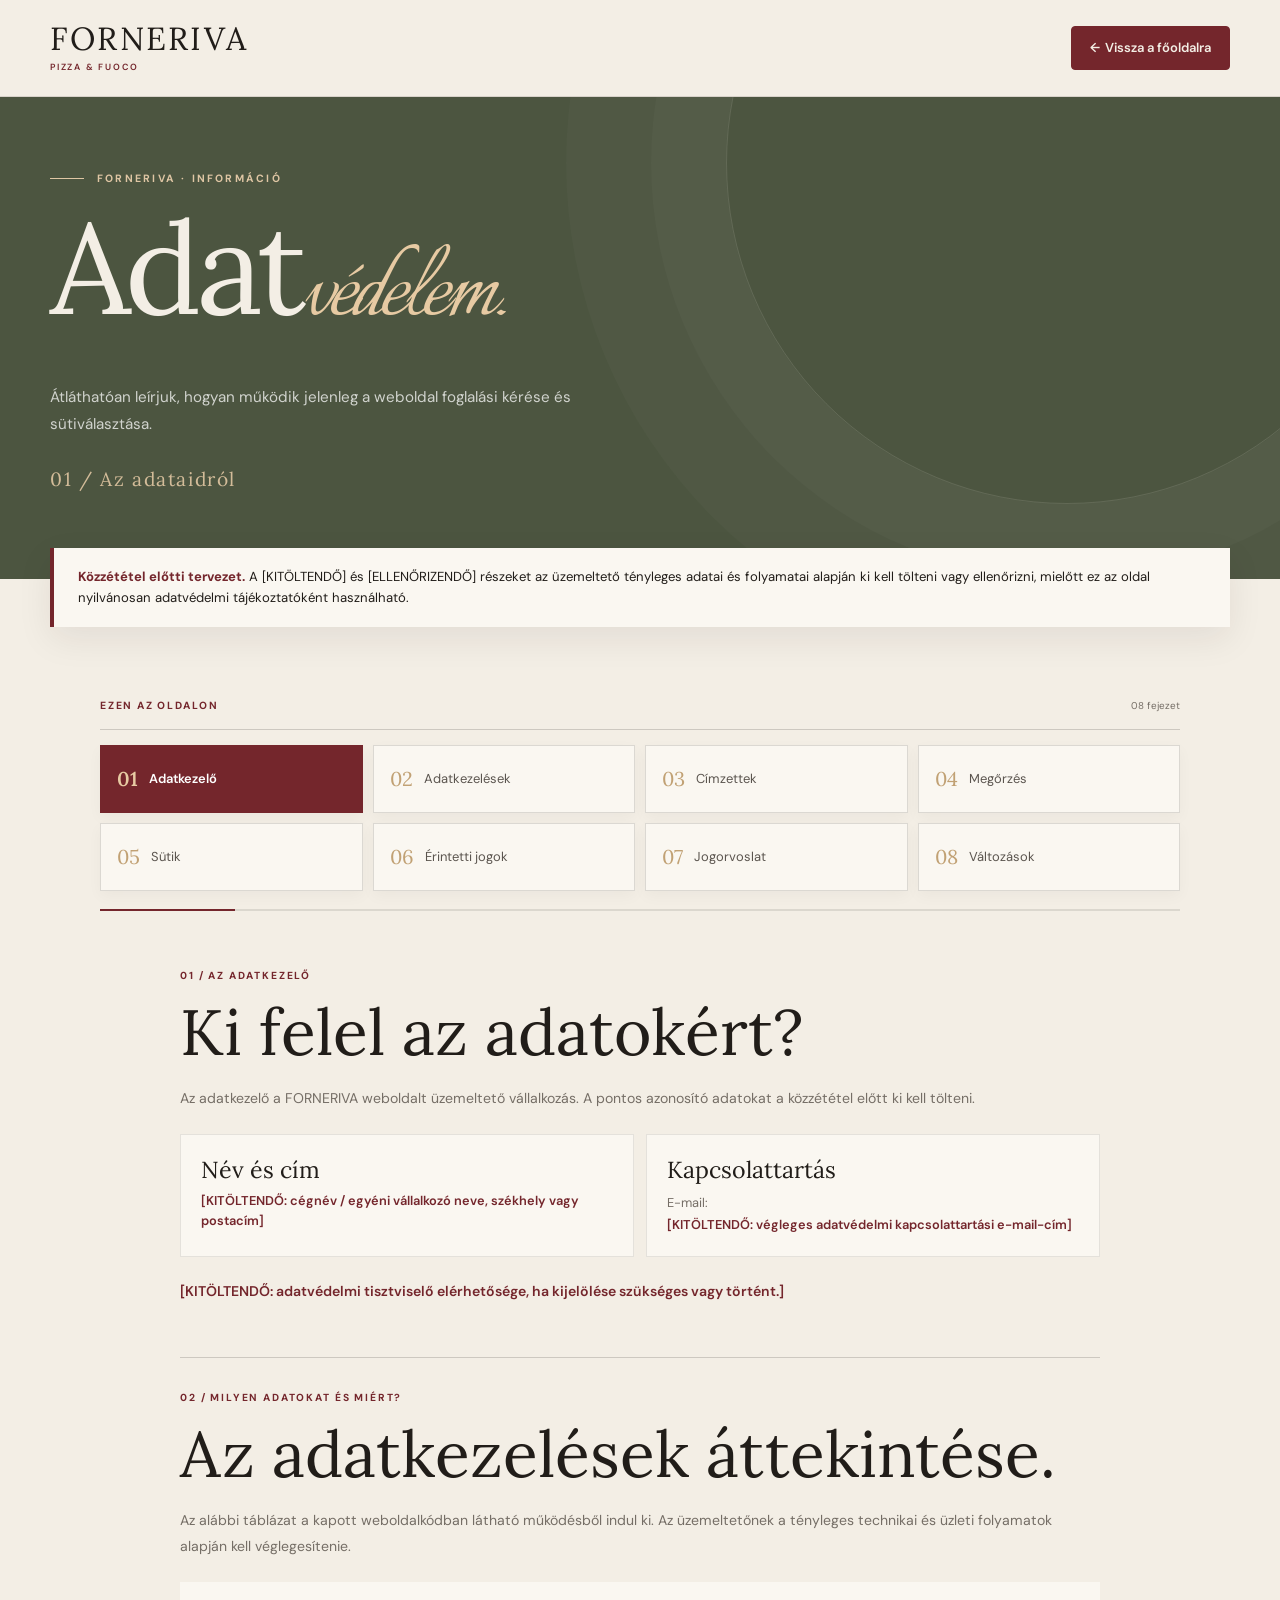
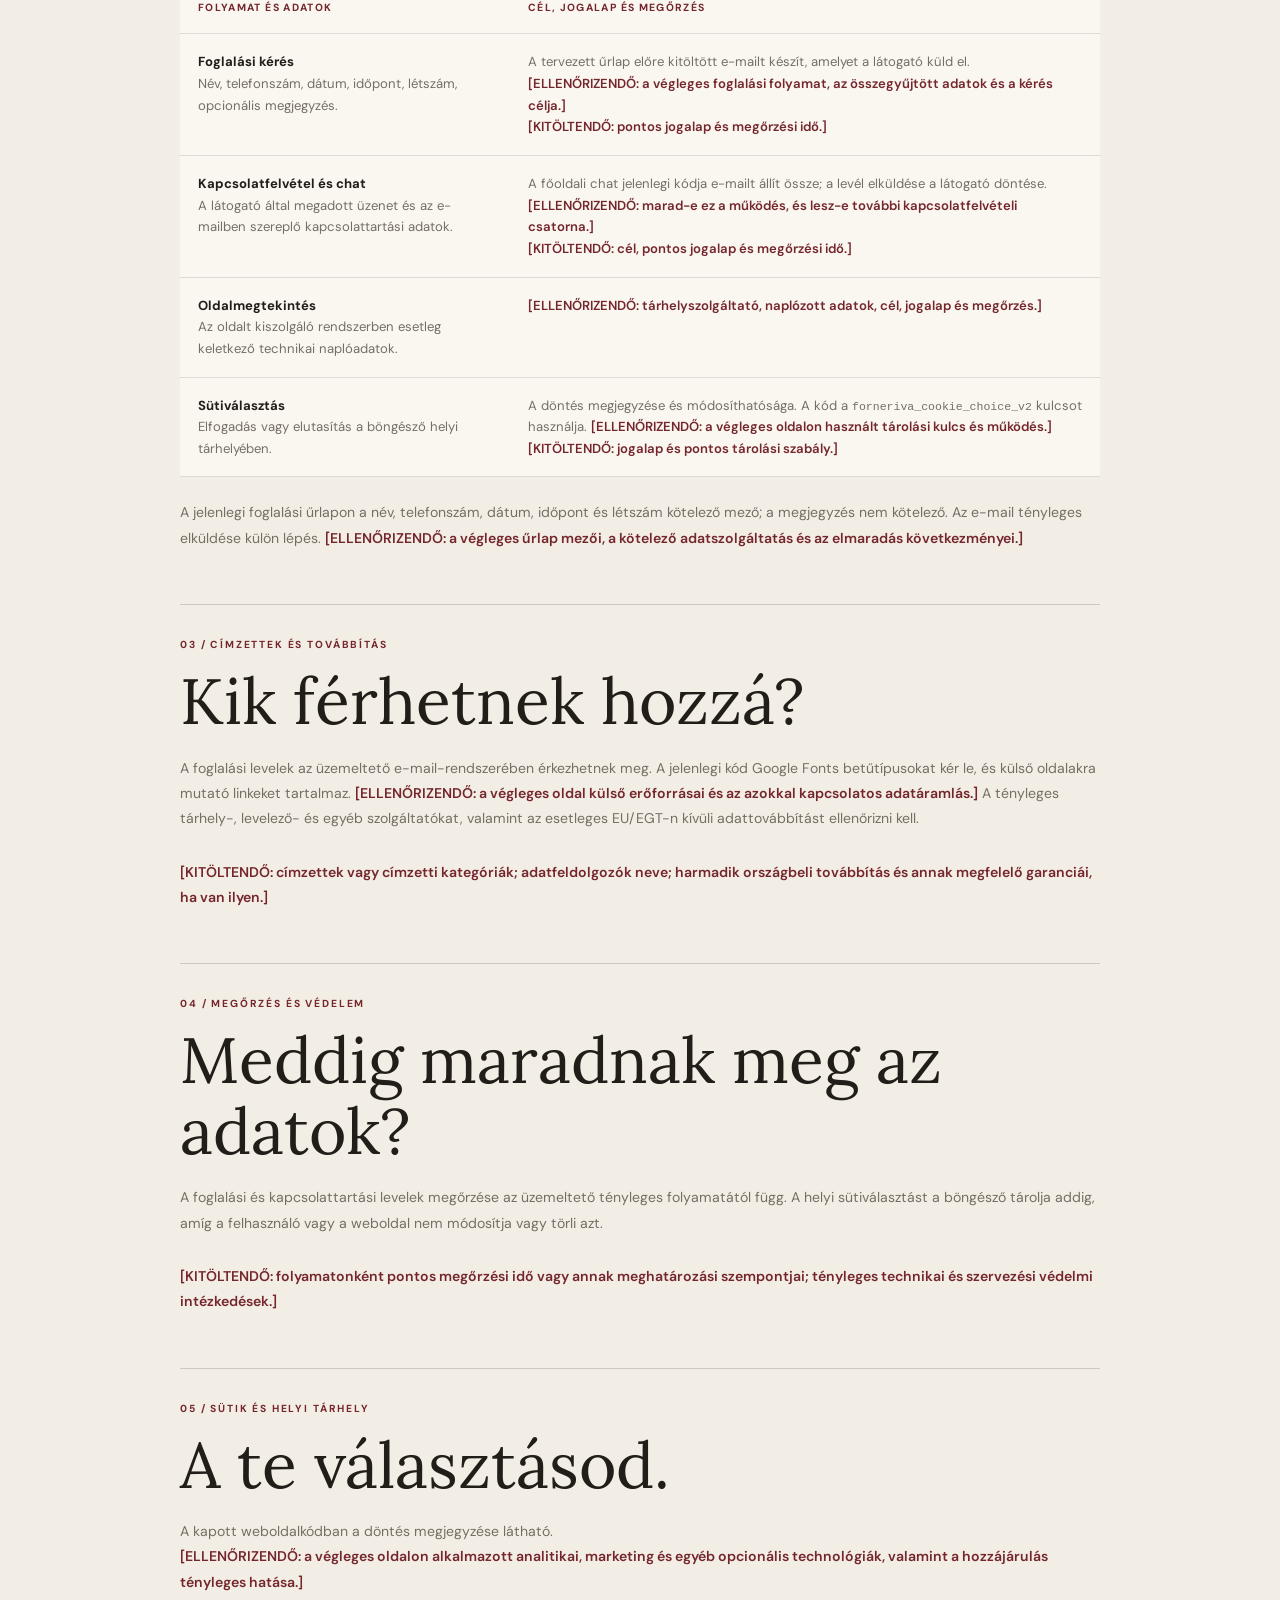
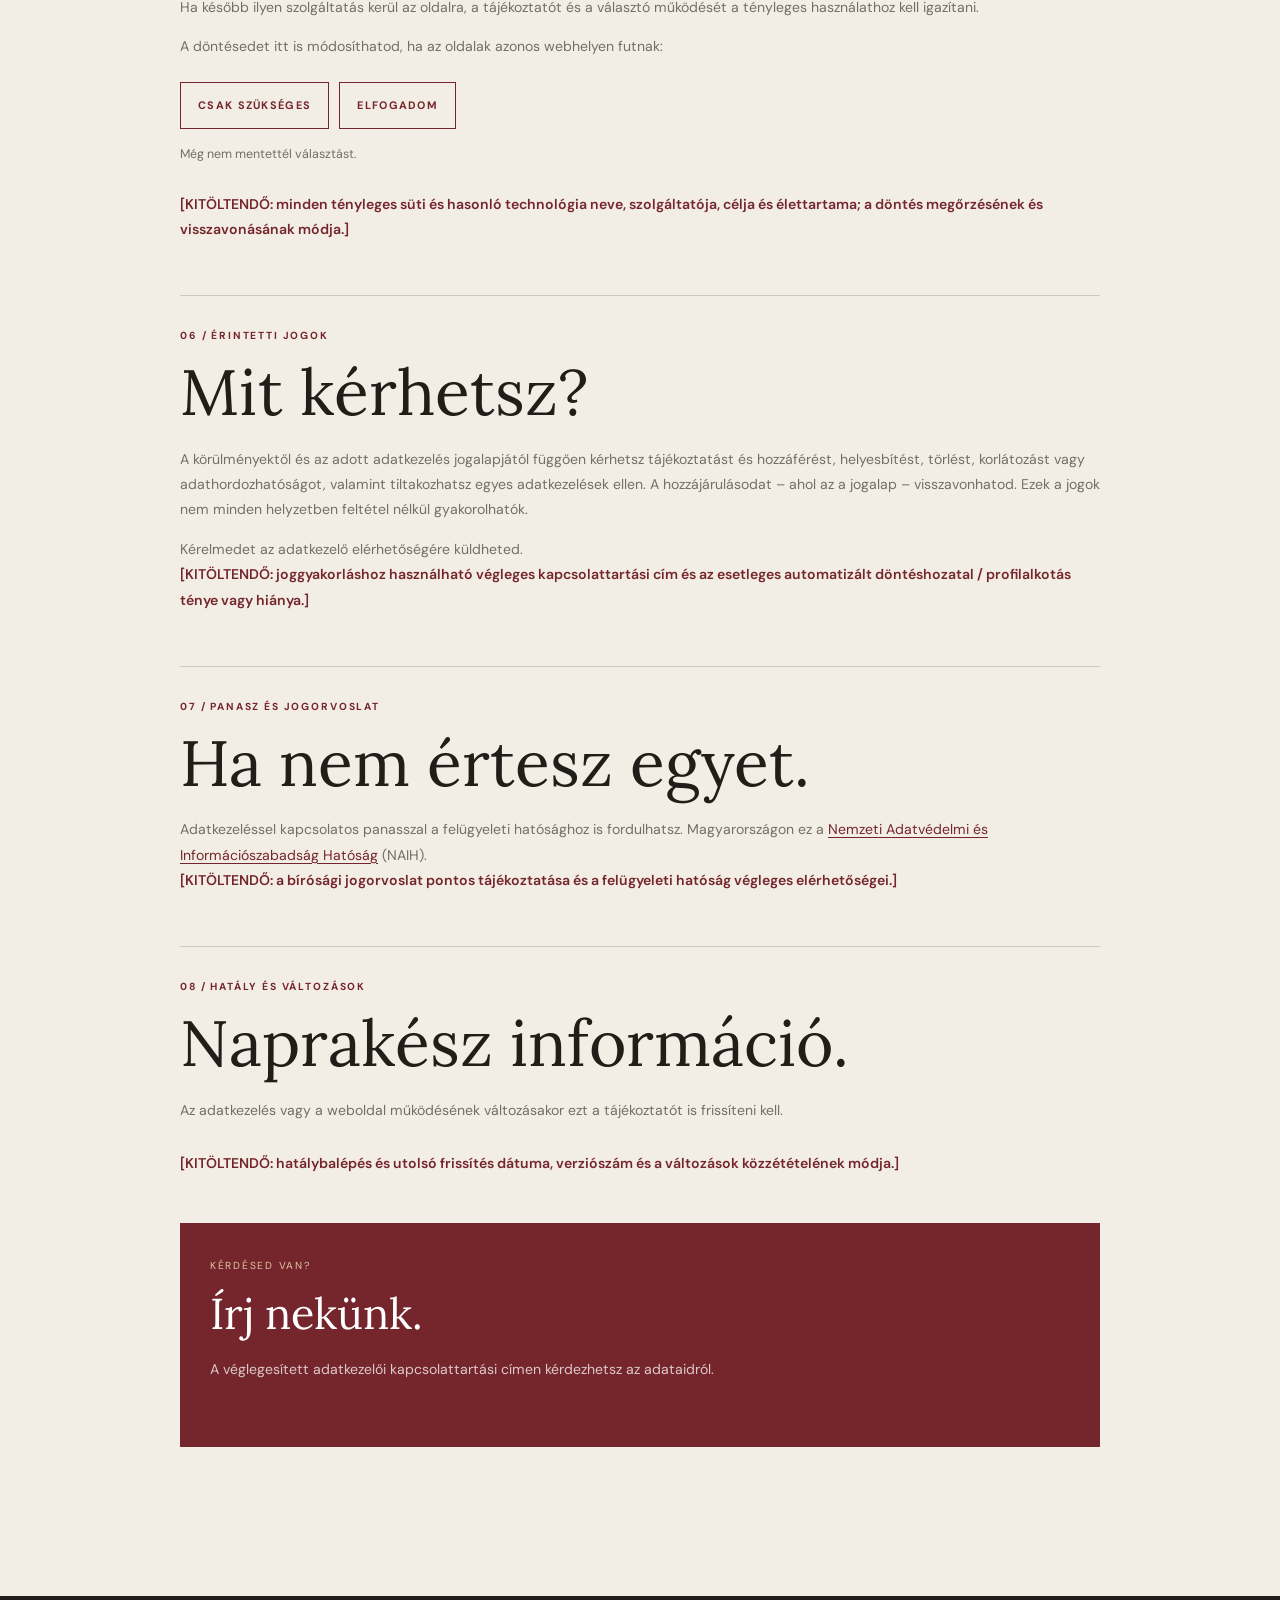
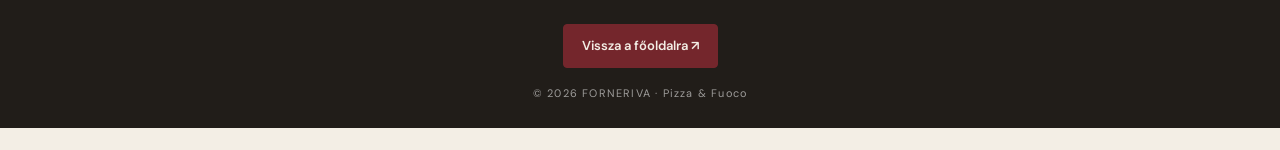
<file: minta-pizzázó/adatvedelem.html>
<!DOCTYPE html>







<html lang="hu">







<head>







  <meta charset="UTF-8">







  <meta name="viewport" content="width=device-width, initial-scale=1.0">







  <meta name="description" content="A FORNERIVA weboldal adatkezelési és sütibeállítási információi.">







  <title>Adatvédelem — FORNERIVA</title>







  <link rel="preconnect" href="https://fonts.googleapis.com">







  <link rel="preconnect" href="https://fonts.gstatic.com" crossorigin>







  <link href="https://fonts.googleapis.com/css2?family=DM+Sans:wght@400;500;600;700&family=Lora:ital,wght@0,400;1,400&family=Italianno&display=swap" rel="stylesheet">







  <style>







    :root{--cream:#f3eee5;--paper:#faf7f1;--ink:#211d19;--muted:#756e66;--wine:#74262c;--wine-dark:#54191e;--olive:#4c5540;--gold:#c1a174;--serif:"Lora",Georgia,serif;--sans:"DM Sans",Arial,sans-serif;--script:"Italianno",cursive}







    *{box-sizing:border-box}html{scroll-behavior:smooth}body{margin:0;background:var(--cream);color:var(--ink);font-family:var(--sans);overflow-x:hidden}a{color:inherit;text-decoration:none}button{font:inherit;cursor:pointer}::selection{background:var(--wine);color:#fff}







    .shell{width:min(1180px,calc(100% - 56px));margin-inline:auto}.topbar{background:var(--cream);border-bottom:1px solid rgba(33,29,25,.13)}.topbar-inner{min-height:96px;display:flex;align-items:center;justify-content:space-between;gap:20px}.brand{display:grid;gap:6px;font:400 2rem/1 var(--serif);letter-spacing:.07em}.brand small{font:.56rem var(--sans);font-weight:600;letter-spacing:.2em;text-transform:uppercase;color:var(--wine)}.back-link{display:inline-flex;align-items:center;gap:12px;font-size:.67rem;font-weight:700;letter-spacing:.14em;text-transform:uppercase}.back-link span{font-size:1.3rem;transition:transform .3s}.back-link:hover span{transform:translateX(-5px)}







    .hero{position:relative;overflow:hidden;min-height:480px;display:flex;align-items:center;background:var(--olive);color:var(--cream);isolation:isolate}.hero::before{content:"";position:absolute;z-index:-1;width:min(60vw,680px);aspect-ratio:1;right:-10%;top:-57%;border:1px solid rgba(243,238,229,.13);border-radius:50%;box-shadow:0 0 0 75px rgba(243,238,229,.025),0 0 0 160px rgba(243,238,229,.02)}.hero-inner{padding:75px 0 88px}.eyebrow{display:flex;gap:13px;align-items:center;color:#dfc6a4;font-size:.66rem;font-weight:700;letter-spacing:.21em;text-transform:uppercase}.eyebrow::before{content:"";width:34px;height:1px;background:currentColor}.hero h1{margin:22px 0 19px;font:400 clamp(4.2rem,10vw,9rem)/.95 var(--serif);letter-spacing:-.04em}.hero h1 em{font:400 .88em var(--script);color:#e7caa3}.hero p{max-width:600px;color:rgba(255,255,255,.74);font-size:.95rem;line-height:1.8}.hero-index{display:block;margin-top:28px;color:#d3bc99;font:1.2rem var(--serif);letter-spacing:.08em}







    .notice{position:relative;z-index:2;max-width:1180px;margin:-31px auto 0;padding:18px 24px;border-left:4px solid var(--wine);background:var(--paper);box-shadow:0 12px 35px rgba(33,29,25,.08);font-size:.82rem;line-height:1.65;color:var(--ink)}.notice strong{color:var(--wine)}







    .content{display:grid;grid-template-columns:minmax(175px,.32fr) minmax(0,1fr);gap:clamp(36px,7vw,95px);padding-top:86px;padding-bottom:110px}.contents{position:sticky;top:24px;align-self:start;border-top:1px solid rgba(33,29,25,.2);padding-top:21px}.contents strong{display:block;margin-bottom:15px;color:var(--wine);font-size:.64rem;letter-spacing:.18em;text-transform:uppercase}.contents a{display:block;padding:9px 0;color:var(--muted);font-size:.82rem;transition:color .3s,transform .35s}.contents a:hover{color:var(--wine);transform:translateX(4px)}.article{min-width:0}.block{padding:33px 0 39px;border-top:1px solid rgba(33,29,25,.18);scroll-margin-top:22px}.block:first-child{padding-top:0;border:0}.block-kicker{display:block;margin-bottom:15px;color:var(--wine);font-size:.64rem;font-weight:700;letter-spacing:.18em;text-transform:uppercase}.block h2{margin:0 0 19px;font:400 clamp(2.7rem,5vw,4.3rem)/1.1 var(--serif)}.block p,.block li{color:var(--muted);font-size:.88rem;line-height:1.8}.block p+p{margin-top:14px}.block ul{margin:0;padding-left:20px}.block li+li{margin-top:7px}.block a:not(.action){color:var(--wine);text-decoration:underline;text-underline-offset:3px}







    .fact-grid{display:grid;grid-template-columns:1fr 1fr;gap:12px;margin-top:22px}.fact{padding:20px;background:var(--paper);border:1px solid rgba(33,29,25,.1)}.fact strong{display:block;margin-bottom:7px;color:var(--ink);font:400 1.45rem var(--serif)}.fact span{color:var(--muted);font-size:.8rem;line-height:1.6}.cookie-controls{display:flex;gap:10px;flex-wrap:wrap;margin:22px 0 14px}.cookie-controls button{min-height:47px;padding:11px 17px;border:1px solid var(--wine);background:transparent;color:var(--wine);font-size:.68rem;font-weight:700;letter-spacing:.12em;text-transform:uppercase;transition:background .25s,color .25s,transform .25s}.cookie-controls button:hover{transform:translateY(-2px);background:var(--wine);color:white}.cookie-controls button.is-selected{background:var(--wine);color:white}.cookie-state{font-size:.78rem!important}.contact-card{margin-top:32px;padding:30px;background:var(--wine);color:white}.contact-card span{font-size:.64rem;letter-spacing:.17em;text-transform:uppercase;color:#dfc6a4}.contact-card h3{margin:12px 0 16px;font:400 2.7rem var(--serif)}.contact-card p{color:rgba(255,255,255,.75)}.contact-card a{display:inline-block;margin-top:18px;color:#fff!important;text-decoration:underline;text-underline-offset:5px}







    footer{padding:28px 0;background:var(--ink);color:rgba(255,255,255,.56)}.footer-inner{display:flex;justify-content:space-between;gap:16px;flex-wrap:wrap;font-size:.68rem;letter-spacing:.11em;text-transform:uppercase}.footer-inner a{color:var(--cream)}.footer-inner a:hover{color:#e7caa3}:focus-visible{outline:2px solid var(--wine);outline-offset:3px}







    @media(max-width:780px){.content{grid-template-columns:1fr;gap:24px;padding-top:62px}.contents{position:static;display:flex;flex-wrap:wrap;gap:2px 17px}.contents strong{width:100%;margin:0 0 4px}}







    @media(max-width:550px){.shell{width:calc(100% - 36px)}.topbar-inner{min-height:75px}.brand{font-size:1.5rem}.back-link{gap:5px;font-size:.58rem;letter-spacing:.06em}.hero{min-height:390px}.hero-inner{padding:63px 0 70px}.hero h1{font-size:clamp(4rem,15vw,6.2rem)}.notice{margin-left:18px;margin-right:18px;padding:15px 17px}.fact-grid{grid-template-columns:1fr}.contact-card{padding:23px}}







    @media(hover:hover) and (prefers-reduced-motion:no-preference){.block h2{transition:color .4s,transform .5s cubic-bezier(.22,1,.36,1)}.fact{transition:transform .4s,border-color .4s}.fact:hover{transform:translateY(-3px);border-color:var(--gold)}}







    @media(prefers-reduced-motion:reduce){*,*::before,*::after{scroll-behavior:auto!important;animation-duration:.01ms!important;transition-duration:.01ms!important}}















    .cookie-state{min-height:1.4em}







    .placeholder{display:inline-block;color:var(--wine)!important;font-weight:600}







    .fill-line{margin-top:22px!important}







    .table-scroll{max-width:100%;overflow-x:auto;margin:23px 0}







    .table-scroll table{width:100%;min-width:520px;border-collapse:collapse;background:var(--paper);font-size:.82rem;line-height:1.65}







    .table-scroll th,.table-scroll td{text-align:left;vertical-align:top;padding:17px 18px;border-bottom:1px solid rgba(33,29,25,.13)}







    .table-scroll th{color:var(--wine);font-size:.65rem;letter-spacing:.13em;text-transform:uppercase}







    .table-scroll td{color:var(--muted)}.table-scroll td strong{color:var(--ink)}







    code{font-size:.88em;overflow-wrap:anywhere}















    /* Fejezetnavigáció: számozás, aktív fejezet és olvasási állapot. */







    .content{grid-template-columns:minmax(230px,.33fr) minmax(0,1fr);gap:clamp(34px,5vw,80px)}







    .contents{counter-reset:privacy-section;padding:24px 0 21px;border-top:2px solid var(--wine);border-bottom:1px solid rgba(33,29,25,.15);background:var(--paper);box-shadow:0 8px 28px rgba(33,29,25,.05)}







    .contents-top{display:flex;justify-content:space-between;gap:10px;padding:0 18px 16px;align-items:center}







    .contents-top strong{margin:0;color:var(--wine);font-size:.65rem;letter-spacing:.17em}







    .contents-top>span{color:var(--muted);font-size:.62rem;white-space:nowrap}







    .contents a{counter-increment:privacy-section;display:flex;align-items:center;gap:12px;min-height:44px;margin:2px 9px;padding:10px 12px;border-left:2px solid transparent;color:#5b554f;font-size:.81rem;line-height:1.35;text-decoration:none;transition:background .3s,color .3s,transform .3s,border-color .3s}







    .contents a::before{content:counter(privacy-section,decimal-leading-zero);flex:none;font-family:var(--serif);font-size:1.08rem;color:var(--gold);line-height:1}







    .contents a:hover{background:rgba(116,38,44,.055);color:var(--wine);transform:translateX(3px)}







    .contents a.is-active,.contents a[aria-current="location"]{background:var(--wine);border-left-color:var(--gold);color:#fff;font-weight:600;transform:none}







    .contents a.is-active::before,.contents a[aria-current="location"]::before{color:#e7caa3}







    .contents-progress{display:block;height:2px;margin:17px 19px 0;background:rgba(33,29,25,.11);overflow:hidden}







    .contents-progress>span{display:block;width:12.5%;height:100%;background:var(--wine);transition:width .35s ease}







    @media(max-width:780px){







      .content{grid-template-columns:1fr;gap:28px}







      .contents{position:sticky;top:0;z-index:20;display:flex;flex-wrap:nowrap;align-items:center;gap:0;padding:10px 11px 13px;margin:0 -11px;max-width:calc(100% + 22px);overflow-x:auto;overflow-y:hidden;white-space:nowrap;border-top:2px solid var(--wine);scrollbar-width:thin;scrollbar-color:var(--gold) transparent;box-shadow:0 8px 24px rgba(33,29,25,.1)}







      .contents-top{flex:0 0 auto;padding:0 13px 0 6px}







      .contents-top strong{width:auto;white-space:nowrap;margin:0}







      .contents-top>span{display:none}







      .contents a{flex:0 0 auto;min-height:43px;margin:0 3px;padding:10px 12px;border-left:0;border-bottom:2px solid transparent}







      .contents a.is-active,.contents a[aria-current="location"]{border-bottom-color:var(--gold)}







      .contents-progress{display:none}







      .block{scroll-margin-top:91px}







    }







    @media(prefers-reduced-motion:reduce){.contents a,.contents-progress>span{transition:none}}















    /* Rendezett, teljes szélességű fejezetválasztó a cikk fölött. */







    .content{display:block;max-width:1080px;padding-top:72px}







    .contents{position:relative;top:auto;display:grid;grid-template-columns:repeat(4,minmax(0,1fr));gap:10px;margin:0 0 58px;padding:0;border:0;background:transparent;box-shadow:none;overflow:visible;white-space:normal}







    .contents-top{grid-column:1/-1;display:flex;justify-content:space-between;align-items:center;padding:0 0 17px;margin-bottom:5px;border-bottom:1px solid rgba(33,29,25,.18)}







    .contents-top strong{margin:0;width:auto}







    .contents-top>span{display:inline;color:var(--muted)}







    .contents a{margin:0;display:flex;min-width:0;min-height:68px;padding:15px 16px;gap:11px;align-items:center;border:1px solid rgba(33,29,25,.14);border-left:1px solid rgba(33,29,25,.14);border-radius:0;background:var(--paper);white-space:normal;line-height:1.35;box-shadow:0 5px 14px rgba(33,29,25,.035)}







    .contents a::before{font-size:1.25rem}







    .contents a:hover{border-color:rgba(116,38,44,.45);transform:translateY(-2px)}







    .contents a.is-active,.contents a[aria-current="location"]{border:1px solid var(--wine);background:var(--wine);color:#fff;transform:none}







    .contents a{transition:background-color .42s ease,color .42s ease,border-color .42s ease,transform .35s ease}







    .contents a::before{transition:color .42s ease}







    .contents-progress>span{transition:width .7s cubic-bezier(.22,1,.36,1)}







    .contents a.is-target,.compact-nav a.is-target{animation:chapter-glow .72s ease-out}







    @keyframes chapter-glow{0%{box-shadow:0 0 0 0 rgba(116,38,44,.28)}100%{box-shadow:0 0 0 13px rgba(116,38,44,0)}}







    .contents-progress{grid-column:1/-1;margin:8px 0 0;height:2px}







    .article{width:min(100%,920px);margin-inline:auto}







    @media(max-width:780px){







      .content{display:block;padding-top:52px}







      .contents{position:relative;top:auto;display:grid;grid-template-columns:repeat(2,minmax(0,1fr));gap:8px;margin:0 0 42px;padding:0;max-width:none;overflow:visible;white-space:normal;border:0;box-shadow:none}







      .contents-top{grid-column:1/-1;margin-bottom:3px}







      .contents a{min-height:56px;padding:10px 12px;margin:0;white-space:normal;border:1px solid rgba(33,29,25,.14)}







      .contents a.is-active,.contents a[aria-current="location"]{border:1px solid var(--wine)}







      .contents-progress{display:block;grid-column:1/-1;margin:8px 0 0}







      .block{scroll-margin-top:24px}







    }







    @media(max-width:420px){.contents a{font-size:.75rem;gap:8px}.contents a::before{font-size:1.05rem}}















    /* A rács görgetéskor keskeny, folyamatosan elérhető fejezetsávvá alakul. */







    .contents{position:sticky;top:0;z-index:40}







    .contents.is-compact{display:flex;flex-wrap:nowrap;align-items:center;gap:5px;min-height:62px;max-width:100%;margin-bottom:58px;padding:8px 11px;border-bottom:1px solid rgba(116,38,44,.28);background:rgba(250,247,241,.97);box-shadow:0 8px 24px rgba(33,29,25,.13);overflow-x:auto;overflow-y:hidden;scrollbar-width:thin;scrollbar-color:var(--gold) transparent;white-space:nowrap;backdrop-filter:blur(12px)}







    .contents.is-compact .contents-top,.contents.is-compact .contents-progress{display:none}







    .contents.is-compact a{flex:0 0 auto;width:auto;min-height:42px;margin:0;padding:8px 12px;white-space:nowrap;border:1px solid transparent;background:transparent;box-shadow:none;font-size:.73rem}







    .contents.is-compact a::before{font-size:1rem}







    .contents.is-compact a:hover{border-color:rgba(116,38,44,.3);transform:none}







    .contents.is-compact a.is-active,.contents.is-compact a[aria-current="location"]{background:var(--wine);border-color:var(--wine);color:#fff}







    .block{scroll-margin-top:84px}







    @media(max-width:780px){.contents{position:sticky;top:0}.contents.is-compact{margin:0 0 42px;padding:7px 9px;max-width:100%;min-height:58px}.contents.is-compact a{min-height:42px;padding:8px 10px}.block{scroll-margin-top:78px}}















    /* Javítás: az eredeti fejezetrács nem vált méretet görgetéskor.







       A külön gyorssáv rögzített helyzetű, ezért nem változtatja meg az oldal magasságát. */







    .contents{position:relative!important;top:auto!important}







    .compact-nav{position:fixed;z-index:60;top:0;left:0;right:0;display:flex;align-items:center;justify-content:center;gap:5px;min-height:60px;padding:8px max(16px,calc((100vw - 1080px)/2));overflow-x:auto;overflow-y:hidden;white-space:nowrap;background:rgba(250,247,241,.97);border-bottom:1px solid rgba(116,38,44,.22);box-shadow:0 8px 24px rgba(33,29,25,.13);backdrop-filter:blur(12px);scrollbar-width:thin;scrollbar-color:var(--gold) transparent;opacity:0;visibility:hidden;transform:translateY(-100%);pointer-events:none;transition:transform .58s cubic-bezier(.22,1,.36,1),opacity .42s ease,visibility 0s linear .58s}







    .compact-nav.is-visible{opacity:1;visibility:visible;transform:translateY(0);pointer-events:auto;transition:transform .58s cubic-bezier(.22,1,.36,1),opacity .42s ease,visibility 0s}







    .compact-nav a{flex:0 0 auto;padding:10px 12px;color:var(--muted);font-size:.7rem;font-weight:600;letter-spacing:.02em;transition:color .42s ease,background-color .42s ease}







    .compact-nav a:hover,.compact-nav a:focus-visible{color:var(--wine);background:rgba(116,38,44,.08)}







    .compact-nav a[aria-current="location"]{background:var(--wine);color:#fff}







    @media(max-width:900px){.compact-nav{justify-content:flex-start;min-height:55px;padding:7px 12px}.compact-nav a{padding:9px 11px;font-size:.69rem}}







    @media(prefers-reduced-motion:reduce){.compact-nav,.compact-nav.is-visible,.compact-nav a{transition:none}}








    /* Compact chapter navigation: fixed frame, independently scrollable links. */
    .compact-nav-frame{position:fixed;z-index:60;inset:0 0 auto;opacity:0;visibility:hidden;transform:translateY(-100%);pointer-events:none;transition:transform .58s cubic-bezier(.22,1,.36,1),opacity .42s ease,visibility 0s linear .58s}
    .compact-nav-frame.is-visible{opacity:1;visibility:visible;transform:translateY(0);pointer-events:auto;transition:transform .58s cubic-bezier(.22,1,.36,1),opacity .42s ease,visibility 0s}
    .compact-nav-frame .compact-nav{position:relative;inset:auto;z-index:auto;justify-content:flex-start;padding-inline:max(18px,calc((100% - 1080px)/2));opacity:1;visibility:visible;transform:none;pointer-events:inherit;transition:none;scroll-padding-inline:18px;overscroll-behavior-x:contain}
    .compact-nav-frame .compact-nav a{position:relative;display:flex;align-items:center;justify-content:center;min-height:44px;padding:10px 13px;color:var(--muted);background:transparent;white-space:nowrap}
    .compact-nav-frame .compact-nav a::after{content:"";position:absolute;inset:auto 13px 3px;height:1px;background:var(--wine);transform:scaleX(0);transition:transform .42s ease}
    .compact-nav-frame .compact-nav a[aria-current="location"]{color:var(--cream);background:var(--wine)}
    .compact-nav-frame .compact-nav a[aria-current="location"]::after{transform:scaleX(1)}
    .compact-nav-frame .compact-nav a:focus-visible{outline-offset:-3px}
    .compact-nav-frame::before,.compact-nav-frame::after{content:"";position:absolute;z-index:2;top:0;bottom:1px;width:22px;pointer-events:none;opacity:0;transition:opacity .2s ease}
    .compact-nav-frame::before{left:0;background:linear-gradient(90deg,var(--paper),rgba(250,247,241,0))}
    .compact-nav-frame::after{right:0;background:linear-gradient(270deg,var(--paper),rgba(250,247,241,0))}
    .compact-nav-frame.has-before::before,.compact-nav-frame.has-after::after{opacity:1}
    @media(max-width:900px){.compact-nav-frame .compact-nav{padding-inline:18px}.compact-nav-frame .compact-nav a{padding:9px 11px}.compact-nav-frame .compact-nav a::after{left:11px;right:11px}}
    @media(prefers-reduced-motion:reduce){.compact-nav-frame,.compact-nav-frame.is-visible,.compact-nav-frame::before,.compact-nav-frame::after,.compact-nav-frame .compact-nav a::after{transition:none}}
    /* Back link styled after index.html's matched footer buttons. */
    .topbar .back-link,.footer-inner .back-link{display:inline-flex;align-items:center;justify-content:center;min-height:44px;padding:12px 18px;border:1px solid var(--wine);border-radius:4px;background:var(--wine);color:var(--cream);font-family:var(--sans);font-size:.8125rem;font-weight:600;line-height:1.3;letter-spacing:normal;text-transform:none;white-space:nowrap;gap:0;transition:background-color .25s ease,border-color .25s ease}
    .topbar .back-link span{font:inherit;flex-shrink:0;margin-right:.35em;transition:none;transform:none}
    .topbar .back-link:focus-visible,.footer-inner .back-link:focus-visible{outline:2px solid var(--wine);outline-offset:3px}
    @media(hover:hover) and (pointer:fine){.topbar .back-link:hover,.footer-inner .back-link:hover{background:var(--wine-dark);border-color:var(--wine-dark)}}
    @media(max-width:550px){.topbar .back-link,.footer-inner .back-link{min-width:0;white-space:normal}}
    @media(prefers-reduced-motion:reduce){.topbar .back-link,.footer-inner .back-link{transition:none!important}}
    .footer-inner a.back-link:hover{color:var(--cream)}
    footer .footer-inner{flex-direction:column;align-items:center;justify-content:center;gap:18px;text-align:center}
    footer .footer-inner>span{text-transform:none}
  </style>







</head>







<body>







  <header class="topbar"><div class="shell topbar-inner"><a class="brand" href="index.html" aria-label="FORNERIVA főoldal">FORNERIVA<small>Pizza &amp; Fuoco</small></a><a class="back-link" href="index.html"><span aria-hidden="true">←</span> Vissza a főoldalra</a></div></header>







  <main>







    <section class="hero"><div class="shell hero-inner"><span class="eyebrow">FORNERIVA · Információ</span><h1>Adat<em>védelem.</em></h1><p>Átláthatóan leírjuk, hogyan működik jelenleg a weboldal foglalási kérése és sütiválasztása.</p><span class="hero-index">01 / Az adataidról</span></div></section>







    <div class="notice"><strong>Közzététel előtti tervezet.</strong> A [KITÖLTENDŐ] és [ELLENŐRIZENDŐ] részeket az üzemeltető tényleges adatai és folyamatai alapján ki kell tölteni vagy ellenőrizni, mielőtt ez az oldal nyilvánosan adatvédelmi tájékoztatóként használható.</div>







    <div class="shell content"><nav class="contents" aria-label="Adatvédelmi fejezetek"><div class="contents-top"><strong>Ezen az oldalon</strong><span>08 fejezet</span></div><a href="#controller">Adatkezelő</a><a href="#scope">Adatkezelések</a><a href="#recipients">Címzettek</a><a href="#retention">Megőrzés</a><a href="#cookies">Sütik</a><a href="#rights">Érintetti jogok</a><a href="#complaint">Jogorvoslat</a><a href="#updates">Változások</a><span class="contents-progress" aria-hidden="true"><span id="navProgress"></span></span></nav>







      <div class="compact-nav-frame" id="compactNavFrame"><nav class="compact-nav" id="compactNav" aria-label="Gyors fejezetnavigáció" aria-hidden="true" inert>







        <a href="#controller">01 Adatkezelő</a><a href="#scope">02 Adatkezelések</a><a href="#recipients">03 Címzettek</a><a href="#retention">04 Megőrzés</a><a href="#cookies">05 Sütik</a><a href="#rights">06 Érintetti jogok</a><a href="#complaint">07 Jogorvoslat</a><a href="#updates">08 Változások</a>







      </nav></div>







      <div class="article">







        <section class="block" id="controller"><span class="block-kicker">01 / Az adatkezelő</span><h2>Ki felel az adatokért?</h2><p>Az adatkezelő a FORNERIVA weboldalt üzemeltető vállalkozás. A pontos azonosító adatokat a közzététel előtt ki kell tölteni.</p>







          <div class="fact-grid"><div class="fact"><strong>Név és cím</strong><span class="placeholder">[KITÖLTENDŐ: cégnév / egyéni vállalkozó neve, székhely vagy postacím]</span></div><div class="fact"><strong>Kapcsolattartás</strong><span>E-mail: <span class="placeholder">[KITÖLTENDŐ: végleges adatvédelmi kapcsolattartási e-mail-cím]</span></span></div></div>







          <p class="fill-line"><span class="placeholder">[KITÖLTENDŐ: adatvédelmi tisztviselő elérhetősége, ha kijelölése szükséges vagy történt.]</span></p>







        </section>







        <section class="block" id="scope"><span class="block-kicker">02 / Milyen adatokat és miért?</span><h2>Az adatkezelések áttekintése.</h2><p>Az alábbi táblázat a kapott weboldalkódban látható működésből indul ki. Az üzemeltetőnek a tényleges technikai és üzleti folyamatok alapján kell véglegesítenie.</p>







          <div class="table-scroll"><table><thead><tr><th>Folyamat és adatok</th><th>Cél, jogalap és megőrzés</th></tr></thead><tbody>







            <tr><td><strong>Foglalási kérés</strong><br>Név, telefonszám, dátum, időpont, létszám, opcionális megjegyzés.</td><td>A tervezett űrlap előre kitöltött e-mailt készít, amelyet a látogató küld el. <span class="placeholder">[ELLENŐRIZENDŐ: a végleges foglalási folyamat, az összegyűjtött adatok és a kérés célja.]</span><br><span class="placeholder">[KITÖLTENDŐ: pontos jogalap és megőrzési idő.]</span></td></tr>







            <tr><td><strong>Kapcsolatfelvétel és chat</strong><br>A látogató által megadott üzenet és az e-mailben szereplő kapcsolattartási adatok.</td><td>A főoldali chat jelenlegi kódja e-mailt állít össze; a levél elküldése a látogató döntése. <span class="placeholder">[ELLENŐRIZENDŐ: marad-e ez a működés, és lesz-e további kapcsolatfelvételi csatorna.]</span><br><span class="placeholder">[KITÖLTENDŐ: cél, pontos jogalap és megőrzési idő.]</span></td></tr>







            <tr><td><strong>Oldalmegtekintés</strong><br>Az oldalt kiszolgáló rendszerben esetleg keletkező technikai naplóadatok.</td><td><span class="placeholder">[ELLENŐRIZENDŐ: tárhelyszolgáltató, naplózott adatok, cél, jogalap és megőrzés.]</span></td></tr>







            <tr><td><strong>Sütiválasztás</strong><br>Elfogadás vagy elutasítás a böngésző helyi tárhelyében.</td><td>A döntés megjegyzése és módosíthatósága. A kód a <code>forneriva_cookie_choice_v2</code> kulcsot használja. <span class="placeholder">[ELLENŐRIZENDŐ: a végleges oldalon használt tárolási kulcs és működés.]</span><br><span class="placeholder">[KITÖLTENDŐ: jogalap és pontos tárolási szabály.]</span></td></tr>







          </tbody></table></div>







          <p>A jelenlegi foglalási űrlapon a név, telefonszám, dátum, időpont és létszám kötelező mező; a megjegyzés nem kötelező. Az e-mail tényleges elküldése külön lépés. <span class="placeholder">[ELLENŐRIZENDŐ: a végleges űrlap mezői, a kötelező adatszolgáltatás és az elmaradás következményei.]</span></p>







        </section>







        <section class="block" id="recipients"><span class="block-kicker">03 / Címzettek és továbbítás</span><h2>Kik férhetnek hozzá?</h2><p>A foglalási levelek az üzemeltető e-mail-rendszerében érkezhetnek meg. A jelenlegi kód Google Fonts betűtípusokat kér le, és külső oldalakra mutató linkeket tartalmaz. <span class="placeholder">[ELLENŐRIZENDŐ: a végleges oldal külső erőforrásai és az azokkal kapcsolatos adatáramlás.]</span> A tényleges tárhely-, levelező- és egyéb szolgáltatókat, valamint az esetleges EU/EGT-n kívüli adattovábbítást ellenőrizni kell.</p><p class="placeholder">[KITÖLTENDŐ: címzettek vagy címzetti kategóriák; adatfeldolgozók neve; harmadik országbeli továbbítás és annak megfelelő garanciái, ha van ilyen.]</p></section>







        <section class="block" id="retention"><span class="block-kicker">04 / Megőrzés és védelem</span><h2>Meddig maradnak meg az adatok?</h2><p>A foglalási és kapcsolattartási levelek megőrzése az üzemeltető tényleges folyamatától függ. A helyi sütiválasztást a böngésző tárolja addig, amíg a felhasználó vagy a weboldal nem módosítja vagy törli azt.</p><p class="placeholder">[KITÖLTENDŐ: folyamatonként pontos megőrzési idő vagy annak meghatározási szempontjai; tényleges technikai és szervezési védelmi intézkedések.]</p></section>







        <section class="block" id="cookies"><span class="block-kicker">05 / Sütik és helyi tárhely</span><h2>A te választásod.</h2><p>A kapott weboldalkódban a döntés megjegyzése látható. <span class="placeholder">[ELLENŐRIZENDŐ: a végleges oldalon alkalmazott analitikai, marketing és egyéb opcionális technológiák, valamint a hozzájárulás tényleges hatása.]</span> Ha később ilyen szolgáltatás kerül az oldalra, a tájékoztatót és a választó működését a tényleges használathoz kell igazítani.</p><p>A döntésedet itt is módosíthatod, ha az oldalak azonos webhelyen futnak:</p><div class="cookie-controls" role="group" aria-label="Sütiválasztás"><button id="cookieReject" type="button">Csak szükséges</button><button id="cookieAccept" type="button">Elfogadom</button></div><p class="cookie-state" id="cookieState" aria-live="polite"></p><p class="placeholder">[KITÖLTENDŐ: minden tényleges süti és hasonló technológia neve, szolgáltatója, célja és élettartama; a döntés megőrzésének és visszavonásának módja.]</p></section>







        <section class="block" id="rights"><span class="block-kicker">06 / Érintetti jogok</span><h2>Mit kérhetsz?</h2><p>A körülményektől és az adott adatkezelés jogalapjától függően kérhetsz tájékoztatást és hozzáférést, helyesbítést, törlést, korlátozást vagy adathordozhatóságot, valamint tiltakozhatsz egyes adatkezelések ellen. A hozzájárulásodat – ahol az a jogalap – visszavonhatod. Ezek a jogok nem minden helyzetben feltétel nélkül gyakorolhatók.</p><p>Kérelmedet az adatkezelő elérhetőségére küldheted. <span class="placeholder">[KITÖLTENDŐ: joggyakorláshoz használható végleges kapcsolattartási cím és az esetleges automatizált döntéshozatal / profilalkotás ténye vagy hiánya.]</span></p></section>







        <section class="block" id="complaint"><span class="block-kicker">07 / Panasz és jogorvoslat</span><h2>Ha nem értesz egyet.</h2><p>Adatkezeléssel kapcsolatos panasszal a felügyeleti hatósághoz is fordulhatsz. Magyarországon ez a <a href="https://www.naih.hu/adatkezeles-erintettjekent-fordulok-a-hatosaghoz" target="_blank" rel="noopener noreferrer">Nemzeti Adatvédelmi és Információszabadság Hatóság</a> (NAIH). <span class="placeholder">[KITÖLTENDŐ: a bírósági jogorvoslat pontos tájékoztatása és a felügyeleti hatóság végleges elérhetőségei.]</span></p></section>







        <section class="block" id="updates"><span class="block-kicker">08 / Hatály és változások</span><h2>Naprakész információ.</h2><p>Az adatkezelés vagy a weboldal működésének változásakor ezt a tájékoztatót is frissíteni kell.</p><p class="placeholder">[KITÖLTENDŐ: hatálybalépés és utolsó frissítés dátuma, verziószám és a változások közzétételének módja.]</p>







          <div class="contact-card"><span>Kérdésed van?</span><h3>Írj nekünk.</h3><p>A véglegesített adatkezelői kapcsolattartási címen kérdezhetsz az adataidról.</p><span class="placeholder">[KITÖLTENDŐ: végleges adatvédelmi e-mail-cím; jóváhagyás után kattintható e-mail-link]</span></div>







        </section>







      </div>







    </div>







  </main>







  <footer><div class="shell footer-inner"><a class="back-link" href="index.html">Vissza a főoldalra ↗</a><span>© 2026 FORNERIVA · Pizza &amp; Fuoco</span></div></footer>







  <script>















    const key='forneriva_cookie_choice_v2';







    const state=document.getElementById('cookieState');







    const buttons={rejected:document.getElementById('cookieReject'),accepted:document.getElementById('cookieAccept')};







    function current(){try{return localStorage.getItem(key)}catch{return null}}







    const reducedMotion=window.matchMedia('(prefers-reduced-motion: reduce)');







    let stateAnimation=null;







    function refresh(){



      const choice=current();



      const nextText=choice==='accepted'?'Jelenlegi választás: Elfogadom.':choice==='rejected'?'Jelenlegi választás: Csak szükséges.':'Még nem mentettél választást.';



      if(state.textContent!==nextText){



        if(stateAnimation)stateAnimation.cancel();



        const hadText=state.textContent.trim().length>0;



        state.textContent=nextText;



        if(hadText&&!reducedMotion.matches){



          stateAnimation=state.animate([{opacity:0,transform:'translateY(7px)'},{opacity:1,transform:'translateY(0)'}],{duration:320,easing:'cubic-bezier(.22,1,.36,1)'});



        }



      }



      Object.entries(buttons).forEach(([value,button])=>button.classList.toggle('is-selected',choice===value));



    }







    Object.entries(buttons).forEach(([value,button])=>button.addEventListener('click',()=>{try{localStorage.setItem(key,value)}catch{};window.dispatchEvent(new CustomEvent('forneriva:consent',{detail:{optional:value==='accepted'}}));refresh()}));







    window.addEventListener('storage',event=>{if(event.key===key)refresh()});







    refresh();















    // Az aktív fejezet akkor is követi az olvasást, ha a felhasználó felfelé görget.







    const nav=document.querySelector('.contents');
    const compactNav=document.getElementById('compactNav');
    const compactFrame=document.getElementById('compactNavFrame');
    const navLinks=[...nav.querySelectorAll('a[href^="#"]')];
    const compactLinks=[...compactNav.querySelectorAll('a[href^="#"]')];
    const sections=navLinks.map(link=>document.getElementById(link.hash.slice(1)));
    const progress=document.getElementById('navProgress');
    let navTicking=false;
    let layoutPending=true;
    let activeIndex=-1;
    let guidedIndex=null;
    let scrollAnimation=0;
    let previousScrollBehavior='';
    let manualPointer=null;
    let compactShown=false;

    function updateEdges(){
      const max=Math.max(0,compactNav.scrollWidth-compactNav.clientWidth);
      compactFrame.classList.toggle('has-before',compactNav.scrollLeft>1);
      compactFrame.classList.toggle('has-after',compactNav.scrollLeft<max-1);
    }
    function revealLink(link,instant=false){
      if(manualPointer!==null)return;
      const bar=compactNav.getBoundingClientRect();
      const item=link.getBoundingClientRect();
      const padding=18;
      if(!instant&&item.left>=bar.left+padding&&item.right<=bar.right-padding)return;
      const max=Math.max(0,compactNav.scrollWidth-compactNav.clientWidth);
      const left=Math.max(0,Math.min(max,compactNav.scrollLeft+
        item.left-bar.left+(item.width-bar.width)/2));
      // Never use scrollIntoView here: it can also scroll the document vertically.
      compactNav.scrollTo({left,top:0,behavior:instant||reducedMotion.matches?'instant':'smooth'});
      updateEdges();
    }
    function sectionOffset(){return compactNav.offsetHeight+24;}
    function updateNav(){
      navTicking=false;
      const layout=layoutPending;
      layoutPending=false;
      const showCompact=nav.getBoundingClientRect().bottom<56;
      const becameVisible=showCompact&&!compactShown;
      compactShown=showCompact;
      compactFrame.classList.toggle('is-visible',showCompact);
      compactNav.setAttribute('aria-hidden',String(!showCompact));
      compactNav.inert=!showCompact;
      const boundary=sectionOffset();
      const tops=sections.map(section=>section.getBoundingClientRect().top);
      let next=0;
      tops.forEach((top,index)=>{if(top<=boundary)next=index});
      // A small spatial dead band prevents alternating labels around one heading.
      // It does not delay scrolling or restart any animation.
      if(activeIndex>=0&&!layout){
        if(next>activeIndex&&tops[next]>boundary-6)next=activeIndex;
        else if(next<activeIndex&&tops[activeIndex]<=boundary+6)next=activeIndex;
      }
      const maxScroll=Math.max(0,document.documentElement.scrollHeight-window.innerHeight);
      if(maxScroll>0&&window.scrollY>=maxScroll-2)next=sections.length-1;
      if(guidedIndex!==null)next=guidedIndex;
      const changed=next!==activeIndex;
      if(changed){
        activeIndex=next;
        navLinks.forEach((link,index)=>{
          const active=index===activeIndex;
          link.classList.toggle('is-active',active);
          for(const item of [link,compactLinks[index]]){
            if(active)item.setAttribute('aria-current','location');
            else item.removeAttribute('aria-current');
          }
        });
        progress.style.width=((activeIndex+1)/navLinks.length*100)+'%';
      }
      if(changed||layout||becameVisible)revealLink(compactLinks[activeIndex],layout);
      updateEdges();
    }
    function queueNav(){if(!navTicking){navTicking=true;requestAnimationFrame(updateNav)}}
    function layoutChanged(){layoutPending=true;queueNav()}
    window.addEventListener('scroll',queueNav,{passive:true});
    window.addEventListener('resize',layoutChanged,{passive:true});
    window.addEventListener('pageshow',layoutChanged);
    document.addEventListener('load',layoutChanged,true);
    if(document.fonts)document.fonts.ready.then(layoutChanged);
    if('ResizeObserver' in window){
      const navLayoutObserver=new ResizeObserver(layoutChanged);
      navLayoutObserver.observe(nav);
      navLayoutObserver.observe(compactNav);
      navLayoutObserver.observe(document.querySelector('.article'));
    }
    compactNav.addEventListener('scroll',updateEdges,{passive:true});
    compactNav.addEventListener('pointerdown',event=>{
      manualPointer=event.pointerId;
      compactNav.scrollTo({left:compactNav.scrollLeft,behavior:'instant'});
    },{passive:true});
    function endManual(event){if(event.pointerId===manualPointer)manualPointer=null}
    window.addEventListener('pointerup',endManual,{passive:true});
    window.addEventListener('pointercancel',endManual,{passive:true});
    compactNav.addEventListener('focusin',event=>{
      if(compactLinks.includes(event.target))revealLink(event.target);
    });

    function stopChapterScroll(){
      if(!scrollAnimation)return;
      cancelAnimationFrame(scrollAnimation);
      scrollAnimation=0;
      guidedIndex=null;
      document.documentElement.style.scrollBehavior=previousScrollBehavior;
      queueNav();
    }
    window.addEventListener('wheel',stopChapterScroll,{passive:true});
    window.addEventListener('touchstart',stopChapterScroll,{passive:true});
    window.addEventListener('pointerdown',stopChapterScroll,{passive:true});
    window.addEventListener('keydown',event=>{
      if(['ArrowUp','ArrowDown','PageUp','PageDown','Home','End',' ','Escape'].includes(event.key))stopChapterScroll();
    });
    function destination(target){
      const max=Math.max(0,document.documentElement.scrollHeight-window.innerHeight);
      return Math.max(0,Math.min(target.getBoundingClientRect().top+window.scrollY-sectionOffset(),max));
    }
    [...navLinks,...compactLinks].forEach(link=>link.addEventListener('click',event=>{
      if(event.button!==0||event.metaKey||event.ctrlKey||event.shiftKey||event.altKey)return;
      const target=sections.find(section=>section.id===link.hash.slice(1));
      if(!target)return;
      event.preventDefault();
      stopChapterScroll();
      history.pushState(null,'',link.hash);
      const start=window.scrollY;
      const targetIndex=sections.indexOf(target);
      if(reducedMotion.matches){
        window.scrollTo({top:destination(target),behavior:'instant'});
        guidedIndex=targetIndex;
        updateNav();
        guidedIndex=null;
        return;
      }
      const duration=720;
      const began=performance.now();
      previousScrollBehavior=document.documentElement.style.scrollBehavior;
      document.documentElement.style.scrollBehavior='auto';
      guidedIndex=targetIndex;
      [...navLinks,...compactLinks].forEach(item=>item.classList.remove('is-target'));
      [navLinks[targetIndex],compactLinks[targetIndex]].forEach(item=>item.classList.add('is-target'));
      queueNav();
      function frame(now){
        const phase=Math.min(1,(now-began)/duration);
        const eased=1-Math.pow(1-phase,3);
        // Re-read the destination so rotation/font changes do not leave a stale offset.
        window.scrollTo({top:start+(destination(target)-start)*eased,behavior:'instant'});
        if(phase<1)scrollAnimation=requestAnimationFrame(frame);
        else{
          scrollAnimation=0;
          guidedIndex=null;
          document.documentElement.style.scrollBehavior=previousScrollBehavior;
          queueNav();
        }
      }
      scrollAnimation=requestAnimationFrame(frame);
    }));
    [...navLinks,...compactLinks].forEach(link=>link.addEventListener('animationend',event=>{
      if(event.animationName==='chapter-glow')link.classList.remove('is-target');
    }));
    updateNav();
  </script>







</body>







</html>
</file>
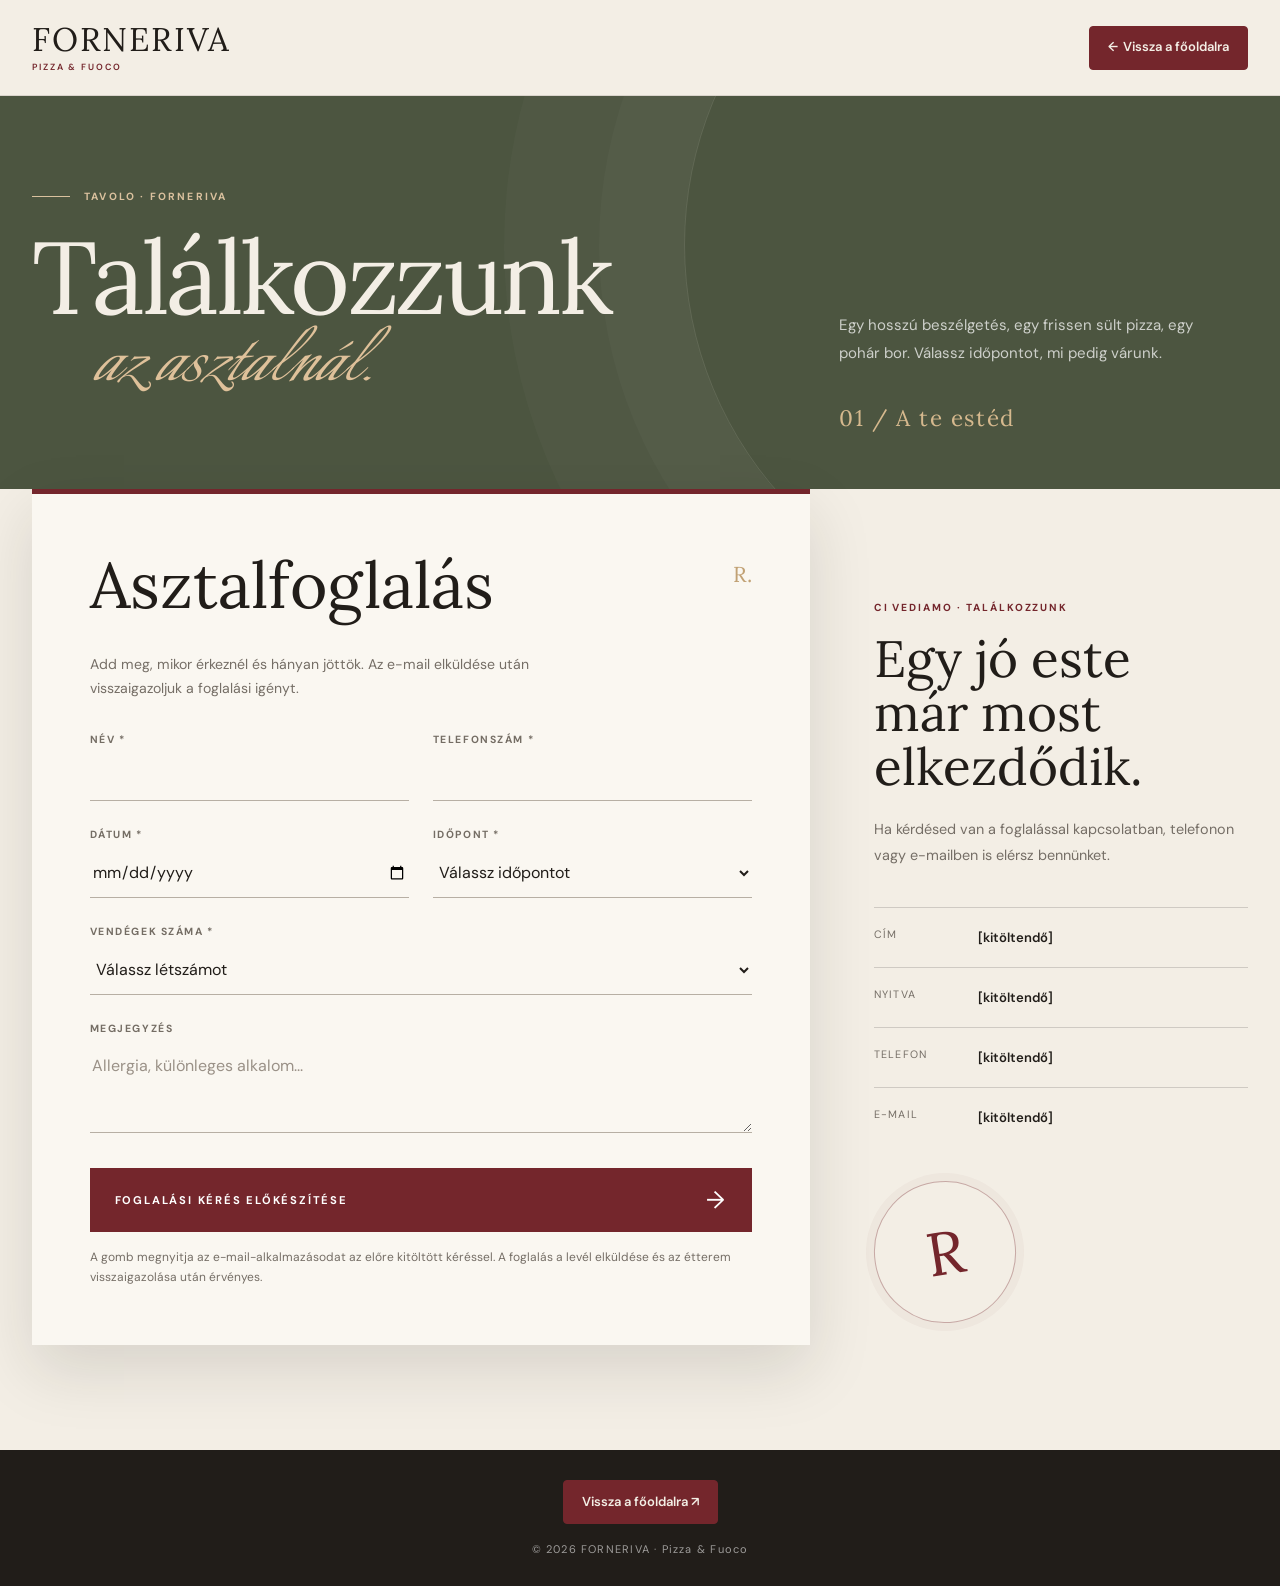
<file: minta-pizzázó/foglalas.html>
<!DOCTYPE html>







<html lang="hu">







<head>







  <meta charset="UTF-8">







  <meta name="viewport" content="width=device-width, initial-scale=1.0">







  <meta name="description" content="Asztalfoglalás a FORNERIVA pizzériába. Válassz időpontot, és küldd el a foglalási igényedet.">







  <title>Asztalfoglalás — FORNERIVA</title>







  <link rel="preconnect" href="https://fonts.googleapis.com">







  <link rel="preconnect" href="https://fonts.gstatic.com" crossorigin>







  <link href="https://fonts.googleapis.com/css2?family=DM+Sans:wght@400;500;600;700&family=Lora:ital,wght@0,400;1,400&family=Italianno&display=swap" rel="stylesheet">







  <style>







    :root { --cream:#f3eee5; --paper:#faf7f1; --ink:#211d19; --muted:#756e66; --wine:#74262c; --wine-dark:#54191e; --olive:#4c5540; --gold:#c1a174; --serif:"Lora",Georgia,serif; --sans:"DM Sans",Arial,sans-serif; --script:"Italianno",cursive; }







    *,*::before,*::after { box-sizing:border-box; }







    html { scroll-behavior:smooth; }







    body { margin:0; background:var(--cream); color:var(--ink); font-family:var(--sans); overflow-x:hidden; }







    a { color:inherit; text-decoration:none; }







    button,input,select,textarea { font:inherit; }







    button { cursor:pointer; }







    ::selection { background:var(--wine); color:#fff; }







    .shell { width:min(1240px,calc(100% - 64px)); margin-inline:auto; }







    .topbar { position:relative; z-index:5; background:var(--cream); border-bottom:1px solid rgba(33,29,25,.12); }







    .topbar-inner { min-height:95px; display:flex; align-items:center; justify-content:space-between; gap:25px; }







    .brand { display:grid; gap:0; font-family:var(--serif); font-size:2.05rem; letter-spacing:.055em; line-height:1; }







    .brand small { font-family:var(--sans); font-size:.56rem; font-weight:600; letter-spacing:.21em; text-transform:uppercase; color:var(--wine); margin-top:7px; }







    .back-link { display:inline-flex; align-items:center; gap:12px; font-size:.67rem; font-weight:700; letter-spacing:.15em; text-transform:uppercase; padding:12px 0; }







    .back-link span { font-size:1.35rem; line-height:1; transition:transform .35s ease; }







    .back-link:hover span { transform:translateX(-5px); }







    .intro { position:relative; overflow:hidden; background:var(--olive); color:var(--cream); padding:94px 0 134px; isolation:isolate; }







    .intro::before { content:""; position:absolute; z-index:-1; width:min(65vw,750px); aspect-ratio:1; right:-12%; top:-48%; border:1px solid rgba(243,238,229,.12); border-radius:50%; box-shadow:0 0 0 85px rgba(243,238,229,.025),0 0 0 180px rgba(243,238,229,.018); }







    .intro-inner { display:grid; grid-template-columns:minmax(0,1fr) minmax(0,.54fr); align-items:end; gap:50px; }







    .eyebrow { display:flex; align-items:center; gap:14px; color:#dac19e; font-size:.65rem; font-weight:700; letter-spacing:.21em; text-transform:uppercase; }







    .eyebrow::before { content:""; width:38px; height:1px; background:currentColor; }







    h1,h2,h3,p { margin:0; }







    h1 { font:400 clamp(4.2rem,8vw,8.5rem)/.95 var(--serif); letter-spacing:-.035em; margin:25px 0 27px; }







    h1 em { display:block; color:#dfc19a; font-family:var(--script); font-weight:400; font-size:.87em; letter-spacing:0; line-height:.9; padding-left:8%; }







    .intro-copy { max-width:370px; margin-bottom:7px; font-size:.94rem; line-height:1.85; color:rgba(255,255,255,.72); }







    .folio { display:block; margin-top:36px; font-family:var(--serif); font-size:1.4rem; color:#d6b98e; letter-spacing:.07em; }







    .booking-area { position:relative; padding-bottom:105px; background:var(--cream); }







    .booking-grid { position:relative; z-index:2; display:grid; grid-template-columns:minmax(0,1.35fr) minmax(280px,.65fr); align-items:start; gap:clamp(36px,5vw,72px); margin-top:-77px; }







    .form-card { background:var(--paper); padding:clamp(28px,4.5vw,64px); box-shadow:0 25px 60px rgba(33,29,25,.13); border-top:5px solid var(--wine); }







    .form-topline { display:flex; justify-content:space-between; gap:20px; align-items:start; margin-bottom:34px; }







    .form-topline h2 { font:400 clamp(2.8rem,5vw,4.6rem)/1.05 var(--serif); }







    .form-topline span { font-family:var(--serif); font-size:1.35rem; color:var(--gold); white-space:nowrap; margin-top:8px; }







    .form-lead { color:var(--muted); font-size:.88rem; line-height:1.7; max-width:525px; margin-bottom:32px; }







    .form-grid { display:grid; grid-template-columns:repeat(2,minmax(0,1fr)); gap:27px 24px; }







    .field { display:grid; align-content:start; gap:8px; min-width:0; }







    .field.wide { grid-column:1/-1; }







    .field label { color:#746d64; font-size:.65rem; font-weight:700; letter-spacing:.15em; text-transform:uppercase; }







    .field input,.field select,.field textarea { width:100%; min-width:0; border:0; border-bottom:1px solid #b7afa4; border-radius:0; padding:12px 2px 13px; background:transparent; color:var(--ink); font-size:16px; outline:none; transition:border-color .3s ease,background .3s ease; }







    .field input:focus,.field select:focus,.field textarea:focus { border-bottom:2px solid var(--wine); background:rgba(116,38,44,.025); }







    .field textarea { min-height:90px; resize:vertical; }







    .field input::placeholder,.field textarea::placeholder { color:#9a9187; }







    .form-actions { margin-top:35px; }







    .submit { display:flex; justify-content:space-between; align-items:center; gap:20px; width:100%; min-height:64px; padding:17px 24px; border:1px solid var(--wine); background:var(--wine); color:#fff; font-size:.7rem; font-weight:700; letter-spacing:.16em; text-transform:uppercase; transition:background .3s ease,transform .3s ease; }







    .submit:hover { background:var(--wine-dark); transform:translateY(-2px); }







    .submit span { font-size:1.5rem; font-weight:400; line-height:1; transition:transform .3s ease; }







    .submit:hover span { transform:translateX(5px); }







    .notice { margin-top:16px; color:var(--muted); font-size:.75rem; line-height:1.65; }







    .contact { padding-top:112px; }







    .contact-kicker { color:var(--wine); font-size:.64rem; font-weight:700; letter-spacing:.19em; text-transform:uppercase; }







    .contact h2 { margin:18px 0 23px; font:400 clamp(2.8rem,4vw,4.1rem)/1.05 var(--serif); }







    .contact>p { margin-bottom:38px; color:var(--muted); line-height:1.8; font-size:.9rem; }







    .detail { display:grid; grid-template-columns:90px 1fr; gap:14px; padding:19px 0; border-top:1px solid rgba(33,29,25,.17); }







    .detail:last-of-type { border-bottom:1px solid rgba(33,29,25,.17); }







    .detail span { color:var(--muted); font-size:.67rem; letter-spacing:.12em; text-transform:uppercase; }







    .detail strong { font-size:.82rem; line-height:1.6; font-weight:600; }







    .detail a:hover { color:var(--wine); }







    .contact-stamp { margin-top:34px; display:grid; place-items:center; width:142px; height:142px; border:1px solid rgba(116,38,44,.35); border-radius:50%; color:var(--wine); font:400 3.8rem var(--serif); transform:rotate(-9deg); box-shadow:0 0 0 8px rgba(116,38,44,.035); }







    footer { padding:30px 0; background:var(--ink); color:rgba(255,255,255,.56); }







    .footer-inner { display:flex; justify-content:space-between; gap:18px; flex-wrap:wrap; font-size:.69rem; letter-spacing:.11em; text-transform:uppercase; }







    .footer-inner a { color:var(--cream); }







    .footer-inner a:hover { color:#dfc19a; }







    :focus-visible { outline:2px solid var(--wine); outline-offset:3px; }







    @media(max-width:950px) { .intro-inner { grid-template-columns:1fr; gap:12px; } .intro-copy { max-width:560px; } .booking-grid { grid-template-columns:1fr; } .contact { padding-top:12px; display:grid; grid-template-columns:1fr 1fr; gap:0 40px; } .contact-kicker,.contact h2,.contact>p,.contact-stamp { grid-column:1/-1; } }







    @media(max-width:600px) { .shell { width:calc(100% - 36px); } .topbar-inner { min-height:75px; } .brand { font-size:1.55rem; } .back-link { font-size:.58rem; gap:6px; letter-spacing:.07em; } .intro { padding:70px 0 115px; } h1 { font-size:clamp(3.8rem,15vw,5.8rem); } .booking-grid { margin-top:-64px; } .form-card { padding:28px 20px; } .form-topline { margin-bottom:20px; } .form-grid { grid-template-columns:1fr; gap:23px; } .field.wide { grid-column:auto; } .contact { grid-template-columns:1fr; } .contact-kicker,.contact h2,.contact>p,.contact-stamp { grid-column:auto; } .booking-area { padding-bottom:75px; } .detail { grid-template-columns:90px minmax(0,1fr); } }















    @media(prefers-reduced-motion:reduce) { *,*::before,*::after { scroll-behavior:auto!important; animation-duration:.01ms!important; transition-duration:.01ms!important; } }















    /* A főoldallal egyező, visszafogott kurzorreakció a statikus szövegeken. */















    /* Footer home button matches index.html's matched footer links. */
    footer .footer-inner{flex-direction:column;align-items:center;justify-content:center;gap:18px;text-align:center}
    footer .footer-inner>span{text-transform:none}
    footer .footer-inner .footer-home-button{display:inline-flex;align-items:center;justify-content:center;min-height:44px;padding:12px 18px;border:1px solid var(--wine);border-radius:4px;background:var(--wine);color:var(--cream);font-family:var(--sans);font-size:.8125rem;font-weight:600;line-height:1.3;letter-spacing:normal;text-transform:none;white-space:nowrap;transition:background-color .25s ease,border-color .25s ease}
    footer .footer-inner .footer-home-button:focus-visible{outline:2px solid var(--wine);outline-offset:3px}
    @media(hover:hover) and (pointer:fine){footer .footer-inner .footer-home-button:hover{background:var(--wine-dark);border-color:var(--wine-dark)}}
    @media(prefers-reduced-motion:reduce){footer .footer-inner .footer-home-button{transition:none!important}}
    /* Header home link matches the existing footer home button. */
    .topbar .back-link{display:inline-flex;align-items:center;justify-content:center;min-height:44px;padding:12px 18px;border:1px solid var(--wine);border-radius:4px;background:var(--wine);color:var(--cream);font-family:var(--sans);font-size:.8125rem;font-weight:600;line-height:1.3;letter-spacing:normal;text-transform:none;white-space:nowrap;gap:0;transition:background-color .25s ease,border-color .25s ease}
    .topbar .back-link span{font:inherit;margin-right:.35em;transition:none;transform:none}
    .topbar .back-link:focus-visible{outline:2px solid var(--wine);outline-offset:3px}
    @media(hover:hover) and (pointer:fine){.topbar .back-link:hover{background:var(--wine-dark);border-color:var(--wine-dark)}}
    @media(prefers-reduced-motion:reduce){.topbar .back-link{transition:none!important}}
    @media(max-width:360px){.topbar .topbar-inner{flex-wrap:wrap;gap:12px;padding-block:12px}.topbar .back-link{margin-left:auto}}
    @media(max-width:375px){.intro h1{font-size:clamp(3rem,15vw,5.8rem)}.form-topline h2{font-size:clamp(2rem,10vw,2.8rem)}}
  </style>







</head>







<body>







  <header class="topbar"><div class="shell topbar-inner"><a class="brand" href="index.html" aria-label="FORNERIVA főoldal">FORNERIVA<small>Pizza &amp; Fuoco</small></a><a class="back-link" href="index.html"><span aria-hidden="true">←</span> Vissza a főoldalra</a></div></header>







  <main>







    <section class="intro" aria-labelledby="page-title"><div class="shell intro-inner"><div><div class="eyebrow">Tavolo · FORNERIVA</div><h1 id="page-title">Találkozzunk <em>az asztalnál.</em></h1></div><div><p class="intro-copy">Egy hosszú beszélgetés, egy frissen sült pizza, egy pohár bor. Válassz időpontot, mi pedig várunk.</p><span class="folio">01 / A te estéd</span></div></div></section>







    <section class="booking-area" aria-label="Foglalási adatok"><div class="shell booking-grid">







      <form class="form-card" id="bookingForm"><div class="form-topline"><h2>Asztalfoglalás</h2><span aria-hidden="true">R.</span></div><p class="form-lead">Add meg, mikor érkeznél és hányan jöttök. Az e-mail elküldése után visszaigazoljuk a foglalási igényt.</p>







        <div class="form-grid">







          <div class="field"><label for="name">Név *</label><input id="name" name="name" type="text" autocomplete="name" required></div>







          <div class="field"><label for="phone">Telefonszám *</label><input id="phone" name="phone" type="tel" autocomplete="tel" required></div>







          <div class="field"><label for="date">Dátum *</label><input id="date" name="date" type="date" required></div>







          <div class="field"><label for="time">Időpont *</label><select id="time" name="time" required><option value="">Válassz időpontot</option><option>17:00</option><option>17:30</option><option>18:00</option><option>18:30</option><option>19:00</option><option>19:30</option><option>20:00</option><option>20:30</option><option>21:00</option></select></div>







          <div class="field wide"><label for="guests">Vendégek száma *</label><select id="guests" name="guests" required><option value="">Válassz létszámot</option><option>1 fő</option><option>2 fő</option><option>3 fő</option><option>4 fő</option><option>5 fő</option><option>6 fő</option><option>7+ fő</option></select></div>







          <div class="field wide"><label for="message">Megjegyzés</label><textarea id="message" name="message" placeholder="Allergia, különleges alkalom..."></textarea></div>







        </div>







        <div class="form-actions"><button class="submit" type="submit">Foglalási kérés előkészítése <span aria-hidden="true">→</span></button><p class="notice">A gomb megnyitja az e-mail-alkalmazásodat az előre kitöltött kéréssel. A foglalás a levél elküldése és az étterem visszaigazolása után érvényes.</p></div>







      </form>







      <aside class="contact" aria-label="Elérhetőségek"><div class="contact-kicker">Ci vediamo · Találkozzunk</div><h2>Egy jó este<br>már most elkezdődik.</h2><p>Ha kérdésed van a foglalással kapcsolatban, telefonon vagy e-mailben is elérsz bennünket.</p><div class="detail"><span>Cím</span><strong>[kitöltendő]</strong></div><div class="detail"><span>Nyitva</span><strong>[kitöltendő]</strong></div><div class="detail"><span>Telefon</span><strong>[kitöltendő]</strong></div><div class="detail"><span>E-mail</span><strong>[kitöltendő]</strong></div><div class="contact-stamp" aria-hidden="true">R</div></aside>







    </div></section>







  </main>







  <footer><div class="shell footer-inner"><a class="footer-home-button" href="index.html">Vissza a főoldalra ↗</a><span>© 2026 FORNERIVA · Pizza &amp; Fuoco</span></div></footer>







  <script>







    const form=document.getElementById('bookingForm');







    const date=document.getElementById('date');















    const nameField=document.getElementById('name');
    const phone=document.getElementById('phone');
    const time=document.getElementById('time');

    function validateBooking(){
      const now=new Date();
      date.min=new Date(now.getTime()-now.getTimezoneOffset()*60000).toISOString().slice(0,10);
      nameField.setCustomValidity(nameField.value.trim()?'':'Kérjük, add meg a nevedet; a név nem állhat csak szóközökből.');
      const phoneValue=phone.value.trim();
      const digits=phoneValue.replace(/\D/g,'');
      const validPhone=/^\+?[\d\s().-]+$/.test(phoneValue)&&digits.length>=7&&digits.length<=15&&/[1-9]/.test(digits);
      phone.setCustomValidity(validPhone?'':'Kérjük, adj meg érvényes telefonszámot 7–15 számjeggyel. A + előhívó, szóköz, kötőjel és zárójel használható.');
      time.setCustomValidity('');
      if(date.value&&time.value){
        const [year,month,day]=date.value.split('-').map(Number);
        const [hours,minutes]=time.value.split(':').map(Number);
        const appointment=new Date(year,month-1,day,hours,minutes);
        if(appointment.getTime()<=now.getTime()){
          time.setCustomValidity('Ez az időpont már elmúlt. Kérjük, válassz jövőbeli dátumot és időpontot.');
        }
      }
    }
    // Refresh time-sensitive constraints before showing native validation messages.
    form.noValidate=true;
    [nameField,phone,date,time].forEach(field=>{
      field.addEventListener('input',validateBooking);
      field.addEventListener('change',validateBooking);
    });
    validateBooking();







    form.addEventListener('submit',event=>{







      event.preventDefault();







      validateBooking();
      if(!form.reportValidity()) return;







      const data=new FormData(form);







      const details=[







        'Sziasztok! Szeretnék asztalt foglalni.','',







        'Név: '+data.get('name'),







        'Telefonszám: '+data.get('phone'),







        'Dátum: '+data.get('date'),







        'Időpont: '+data.get('time'),







        'Vendégek száma: '+data.get('guests'),







        'Megjegyzés: '+(data.get('message')||'—'),'',







        'Kérem, igazoljátok vissza a foglalást.'







      ].join('\n');







      location.href='mailto:ciao@forneriva.hu?subject='+encodeURIComponent('Asztalfoglalási kérés – FORNERIVA')+'&body='+encodeURIComponent(details);







    });







  </script>







</body>







</html>
</file>
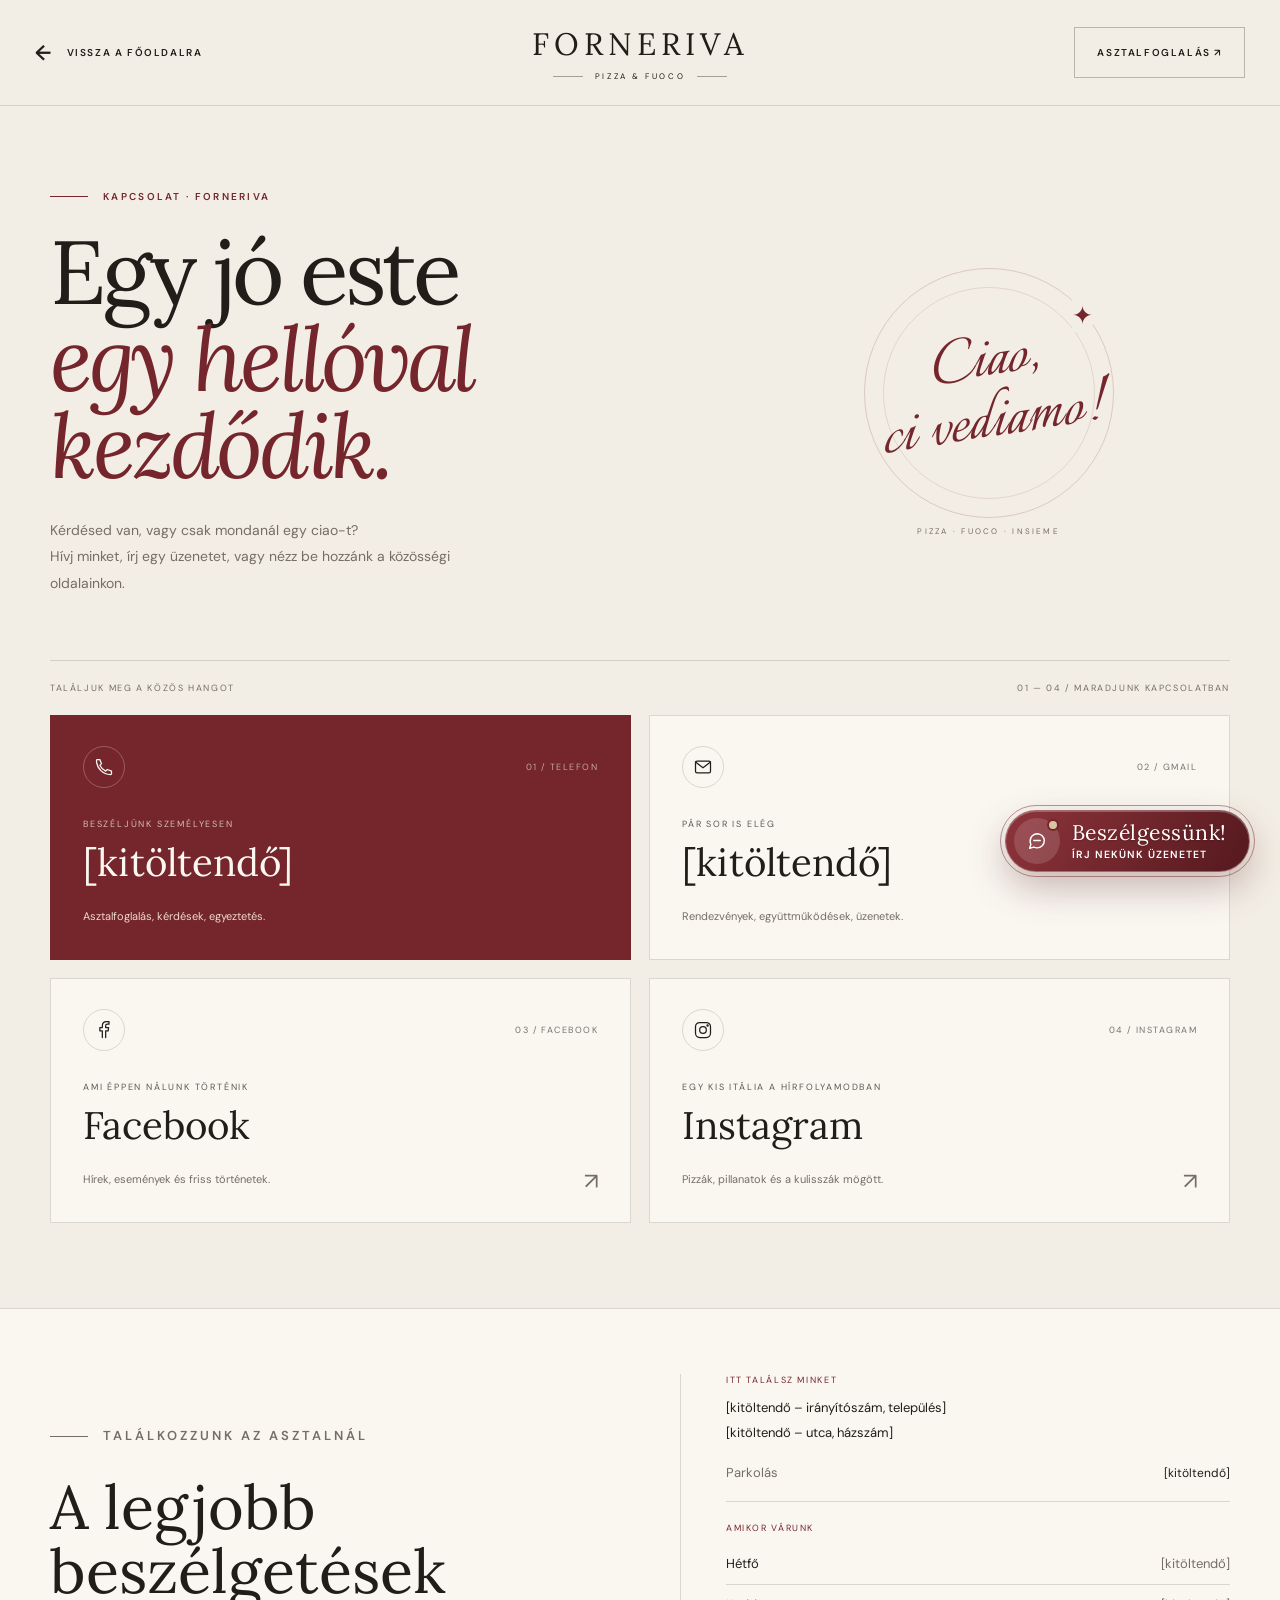
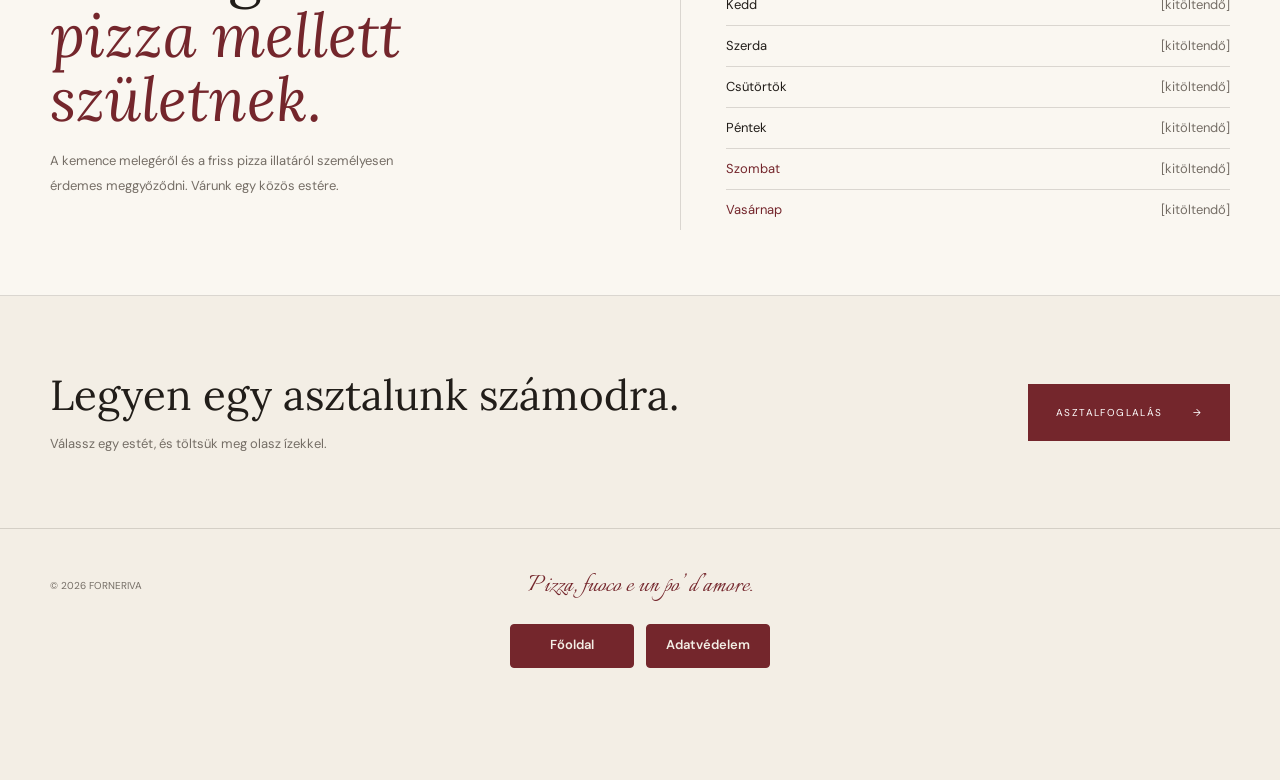
<file: minta-pizzázó/kapcsolat.html>
<!DOCTYPE html>

<html lang="hu">

<head>

<meta charset="UTF-8">

<meta name="viewport" content="width=device-width, initial-scale=1.0">

<meta name="description" content="Lépj kapcsolatba a FORNERIVA csapatával. Telefon, e-mail és közösségi oldalak egy helyen.">

<title>Kapcsolat — FORNERIVA · Pizza & Fuoco</title>

<link rel="preconnect" href="https://fonts.googleapis.com">

<link rel="preconnect" href="https://fonts.gstatic.com" crossorigin>

<link href="https://fonts.googleapis.com/css2?family=DM+Sans:wght@400;500;600&family=Italiana&family=Lora:ital,wght@0,400;1,400&family=Italianno&display=swap" rel="stylesheet">

<style>

:root{--cream:#f3eee5;--paper:#faf7f1;--ink:#211d19;--muted:#756e66;--wine:#74262c;--wine-dark:#54191e;--gold:#c1a174;--line:rgba(33,29,25,.15);--serif:'Lora',Georgia,serif;--sans:'DM Sans',Arial,sans-serif;--script:'Italianno',cursive}

[hidden]{display:none!important}*{box-sizing:border-box;margin:0;padding:0}html{scroll-behavior:smooth}body{background:var(--cream);color:var(--ink);font-family:var(--sans)}a{color:inherit;text-decoration:none}button{font:inherit}::selection{background:var(--wine);color:white}:focus-visible{outline:2px solid var(--wine);outline-offset:6px}.container{width:min(1180px,calc(100% - 48px));margin:auto}

.header{border-bottom:1px solid var(--line)}.nav{min-height:105px;width:min(1400px,calc(100% - 70px));margin:auto;display:grid;grid-template-columns:1fr auto 1fr;align-items:center;gap:25px}.back,.book{font-size:10px;letter-spacing:.16em;text-transform:uppercase;font-weight:600}.back{display:flex;gap:14px;align-items:center;width:max-content}.back span{font-size:21px;transition:transform .25s}.back:hover span{transform:translateX(-5px)}.brand{text-align:center}.logo{font-family:var(--serif);font-size:31px;letter-spacing:.16em}.sub{display:flex;align-items:center;justify-content:center;gap:12px;font-size:8px;letter-spacing:.32em;margin-top:8px;text-transform:uppercase}.sub:before,.sub:after{content:'';height:1px;width:30px;background:#211d1960}.book{justify-self:end;border:1px solid #211d1947;padding:18px 22px;transition:.25s}.book:hover{background:var(--ink);color:white}

.hero{padding:84px 0 64px;position:relative}.hero-layout{display:grid;grid-template-columns:1.3fr 1fr;gap:70px;align-items:center}.eyebrow{display:flex;align-items:center;gap:15px;color:var(--wine);text-transform:uppercase;font-size:10px;font-weight:600;letter-spacing:.23em;margin-bottom:26px}.eyebrow:before{content:'';width:38px;height:1px;background:currentColor}h1{font-family:'Lora',Georgia,serif;font-size:clamp(65px,7vw,102px);line-height:.97;letter-spacing:-.045em;font-weight:400}h1 em{color:var(--wine);font-weight:400}.intro{color:var(--muted);font-size:14px;line-height:1.9;max-width:410px;margin-top:27px}.hero-art{position:relative;min-height:285px;display:grid;place-items:center}.orbit{position:absolute;width:250px;height:250px;border:1px solid #74262c30;border-radius:50%}.orbit:before{content:'';position:absolute;inset:18px;border:1px solid #74262c20;border-radius:50%}.orbit:after{content:'✦';position:absolute;top:30px;right:20px;color:var(--wine);font-size:25px;background:var(--cream)}.art-script{position:relative;font-family:var(--script);font-size:76px;line-height:.8;color:var(--wine);transform:rotate(-9deg);text-align:center}.art-note{position:absolute;bottom:0;font-size:8px;letter-spacing:.28em;color:var(--muted)}

.channels{padding-bottom:85px}.section-line{display:flex;justify-content:space-between;align-items:center;border-top:1px solid var(--line);padding:21px 0;font-size:9px;letter-spacing:.18em;text-transform:uppercase;color:var(--muted)}.cards{display:grid;grid-template-columns:1fr 1fr;gap:18px}.card{min-height:245px;padding:30px 32px 28px;background:var(--paper);border:1px solid var(--line);display:flex;flex-direction:column;transition:background .3s,border-color .3s,transform .3s;position:relative}.card[href]:hover{transform:translateY(-4px);border-color:var(--gold)}.card-main{background:var(--wine);color:var(--paper);border-color:var(--wine)}.card-main[href]:hover{background:var(--wine-dark);border-color:var(--wine-dark)}.card-top{display:flex;align-items:center;justify-content:space-between;margin-bottom:30px}.icon{width:42px;height:42px;border:1px solid #211d1926;display:grid;place-items:center;border-radius:50%}.icon svg{width:20px;height:20px;fill:none;stroke:currentColor;stroke-width:1.5;stroke-linecap:round;stroke-linejoin:round}.card-main .icon{border-color:#ffffff40}.number{font-size:9px;letter-spacing:.16em;opacity:.6}.channel{font-size:9px;letter-spacing:.2em;text-transform:uppercase;margin-bottom:10px;opacity:.72}.value{font-family:var(--serif);font-size:clamp(27px,3vw,39px);font-weight:400;line-height:1.15;overflow-wrap:anywhere}.card-bottom{display:flex;justify-content:space-between;gap:20px;margin-top:22px;font-size:11px;color:var(--muted);line-height:1.7}.card-main .card-bottom{color:#eed9d1}.arrow{font-size:23px;line-height:1;transition:transform .3s}.card:hover .arrow{transform:translate(3px,-3px)}.card[aria-disabled=true]{cursor:default}.card[aria-disabled=true] .arrow{display:none}

.visit{background:var(--paper);border-top:1px solid var(--line);border-bottom:1px solid var(--line);padding:65px 0}.visit-inner{display:grid;grid-template-columns:1fr 1fr;gap:80px;align-items:center}.visit h2{font-family:var(--serif);font-size:clamp(42px,5vw,61px);font-weight:400;line-height:1.05}.visit h2 em{color:var(--wine);font-weight:400}.visit p{margin-top:18px;font-size:13px;color:var(--muted);line-height:1.9;max-width:390px}.visit-details{border-left:1px solid var(--line);padding-left:45px}.detail{padding:20px 0;border-bottom:1px solid var(--line)}.detail:first-child{padding-top:0}.detail:last-child{border:0;padding-bottom:0}.detail small{display:block;font-size:9px;letter-spacing:.18em;text-transform:uppercase;color:var(--wine);margin-bottom:10px}.detail p{margin:0;color:var(--ink);white-space:pre-line}.map-link{display:inline-block;margin-top:14px;font-size:10px;letter-spacing:.1em;text-transform:uppercase;border-bottom:1px solid var(--wine);padding-bottom:5px;color:var(--wine)}

.cta{padding:72px 0;display:flex;align-items:center;justify-content:space-between;gap:30px}.cta-title{font-family:var(--serif);font-size:42px;font-weight:400}.cta p{margin-top:10px;font-size:13px;line-height:1.8;color:var(--muted)}.button{display:inline-flex;align-items:center;justify-content:center;gap:30px;padding:22px 28px;background:var(--wine);color:white;font-size:10px;letter-spacing:.14em;text-transform:uppercase;flex-shrink:0;transition:background .25s}.button:hover{background:var(--wine-dark)}footer{padding:35px 0;border-top:1px solid var(--line)}.footer-inner{display:flex;justify-content:space-between;gap:20px;align-items:center;font-size:10px;color:var(--muted)}.footer-script{font-family:var(--script);font-size:29px;color:var(--wine)}.footer-links{display:flex;gap:25px}

@media(max-width:800px){.nav{width:calc(100% - 40px);grid-template-columns:1fr auto;gap:18px;min-height:92px}.brand{grid-column:1;grid-row:1;text-align:left}.sub{justify-content:flex-start}.back{grid-column:2;grid-row:1;font-size:9px}.book{display:none}.logo{font-size:25px}.hero{padding:55px 0 40px}.hero-layout{gap:20px;grid-template-columns:1fr}.hero-art{min-height:225px;margin-top:15px}.orbit{width:200px;height:200px}.art-script{font-size:62px}.cards{gap:14px}.card{padding:24px;min-height:240px}.value{font-size:28px}.visit-inner{gap:35px;grid-template-columns:1fr}.visit-details{border-left:0;padding-left:0}.cta{align-items:start;flex-direction:column}.footer-inner{flex-wrap:wrap}.footer-script{width:100%;order:-1}}

@media(max-width:500px){.container{width:calc(100% - 36px)}.cards{grid-template-columns:1fr}.card{min-height:220px}.card-top{margin-bottom:22px}.section-line span:last-child{display:none}.channels{padding-bottom:50px}h1{font-size:65px}.hero-art{display:none}.intro{font-size:13px}.visit{padding:45px 0}.cta{padding:48px 0}.cta-title{font-size:36px}.button{width:100%}.footer-links{gap:18px}}

@media(max-width:375px){.header .nav{grid-template-columns:1fr;gap:12px;padding-block:12px}.header .back{grid-column:1;grid-row:2;justify-self:end}}

@media(prefers-reduced-motion:reduce){html{scroll-behavior:auto}*,*:before,*:after{transition:none!important}}


/* Mobile footer links clear the 62px launcher, its outline and bottom inset. */
@media(max-width:600px){
    footer{padding-bottom:calc(112px + env(safe-area-inset-bottom));}
    .footer-links{flex-basis:100%;justify-content:flex-start;gap:24px;}
    .footer-links a{display:inline-flex;align-items:center;min-height:44px;}
}

/* The two footer navigation links retain their anchors and destinations. */
.footer-links{width:260px;max-width:100%;flex-wrap:wrap;gap:12px;}
.footer-links a{display:inline-flex;flex:1 1 124px;align-items:center;justify-content:center;min-height:44px;padding:12px 18px;border:1px solid var(--wine);border-radius:4px;background:var(--wine);color:var(--cream);font-size:.8125rem;font-weight:600;line-height:1.3;white-space:nowrap;transition:background-color .25s ease,border-color .25s ease;}
.footer-links a:focus-visible{outline:2px solid var(--wine);outline-offset:3px;}
@media(hover:hover) and (pointer:fine){.footer-links a:hover{background:var(--wine-dark);border-color:var(--wine-dark);}}
@media(min-width:601px){footer{padding-bottom:calc(112px + env(safe-area-inset-bottom));}}

/* Center the existing button pair beneath the decorative footer line. */
.footer-inner{display:grid;grid-template-columns:minmax(0,1fr);grid-template-rows:minmax(44px,auto) auto;row-gap:16px;}
.footer-inner>span:first-child{grid-column:1;grid-row:1;justify-self:start;}
.footer-script{grid-column:1;grid-row:1;justify-self:center;text-align:center;max-width:100%;}
.footer-links{grid-column:1;grid-row:2;justify-self:center;}
@media(min-width:601px) and (max-width:800px){
    .footer-inner{grid-template-rows:auto minmax(44px,auto);row-gap:20px;}
    .footer-inner>span:first-child{grid-row:2;}
}
@media(max-width:600px){
    .footer-inner{grid-template-rows:auto auto auto;row-gap:20px;}
    .footer-inner>span:first-child{grid-row:2;}
    .footer-links{grid-row:3;}
}
</style>

<style>

/* Cím, megközelítés és heti nyitvatartás. */

.arrival-info{margin-top:18px;display:grid;gap:12px}.arrival-info>div{display:grid;grid-template-columns:minmax(0,1fr) auto;gap:16px;align-items:baseline}.arrival-info dt{font-size:13px;color:var(--muted)}.arrival-info dd{margin:0;font-size:12px;color:var(--ink);text-align:right;overflow-wrap:anywhere}

.opening-hours{width:100%;border-collapse:collapse;font-size:13px;line-height:1.7;color:var(--ink)}.opening-hours th,.opening-hours td{padding:9px 0;border-bottom:1px solid var(--line)}.opening-hours th{font-weight:400;text-align:left}.opening-hours td{text-align:right;color:var(--muted)}.opening-hours tr:last-child th,.opening-hours tr:last-child td{border-bottom:0}.opening-hours tr:nth-last-child(-n+2) th{color:var(--wine)}

</style>

<style id="index-chat-styles">

.chat-widget button,.chat-widget input,.chat-widget select,.chat-widget textarea{font:inherit}.chat-widget button{cursor:pointer}

/* Lebegő kapcsolatfelvétel */

.chat-widget{position:fixed;right:30px;bottom:28px;z-index:110;font-family:var(--sans)}

.chat-launcher{position:relative;isolation:isolate;display:flex;align-items:center;gap:12px;

    min-height:62px;padding:7px 22px 7px 8px;border:1px solid rgba(255,255,255,.3);

    border-radius:100px;color:#fff;background:linear-gradient(125deg,#8e343b,var(--wine-dark));

    box-shadow:0 15px 38px rgba(84,25,30,.3),inset 0 1px 0 rgba(255,255,255,.25);

    transition:transform .35s cubic-bezier(.2,.8,.2,1),box-shadow .35s ease;}

.chat-launcher::before{content:"";position:absolute;inset:-6px;z-index:-1;border:1px solid rgba(116,38,44,.48);

    border-radius:100px;animation:chat-pulse 3s ease-out infinite;pointer-events:none}

.chat-launcher:hover{transform:translateY(-5px) scale(1.025);box-shadow:0 22px 45px rgba(84,25,30,.38),inset 0 1px 0 rgba(255,255,255,.3)}

.chat-icon{position:relative;display:grid;place-items:center;flex:none;width:46px;height:46px;

    border-radius:50%;background:rgba(255,255,255,.14)}

.chat-icon svg{width:22px;height:22px;fill:none;stroke:currentColor;stroke-width:1.6;

    stroke-linecap:round;stroke-linejoin:round;transition:transform .45s cubic-bezier(.2,.8,.2,1)}

.chat-launcher:hover .chat-icon svg{transform:rotate(-13deg) scale(1.15)}

.chat-icon::after{content:"";position:absolute;right:1px;top:1px;width:8px;height:8px;

    border:2px solid var(--wine);border-radius:50%;background:#d7c6a0}

.chat-launcher-text{display:flex;flex-direction:column;align-items:flex-start;gap:3px;text-align:left}

.chat-launcher-text strong{font-family:var(--serif);font-size:1.32rem;font-weight:400;letter-spacing:.025em;line-height:1.12;text-shadow:0 1px 2px rgba(0,0,0,.22)}

.chat-launcher-text small{font-size:.65rem;font-weight:600;letter-spacing:.1em;text-transform:uppercase;opacity:1}

@keyframes chat-pulse{0%{opacity:.7;transform:scale(1)}65%,100%{opacity:0;transform:scale(1.16)}}

.chat-panel{position:absolute;right:0;bottom:78px;width:min(380px,calc(100vw - 32px));

    max-height:calc(100dvh - 118px);overflow:auto;scrollbar-gutter:stable;border:1px solid rgba(116,38,44,.17);

    border-radius:19px;background:var(--paper);box-shadow:0 28px 70px rgba(33,29,25,.23);

    transform-origin:90% 100%;animation:chat-enter 1.15s cubic-bezier(.16,1,.3,1) both;will-change:transform,opacity,filter}

.chat-panel[hidden]{display:none}

@keyframes chat-enter{

    0%{opacity:0;filter:blur(3px);transform:translateY(18px) scale(.9)}

    100%{opacity:1;filter:blur(0);transform:translateY(0) scale(1)}

}

.chat-panel.is-closing{pointer-events:none;animation:chat-leave .38s cubic-bezier(.55,0,.9,.4) both}

@keyframes chat-leave{

    from{opacity:1;filter:blur(0);transform:translate(0) scale(1) rotate(0)}

    to{opacity:0;filter:blur(7px);transform:translate(23px,29px) scale(.78) rotate(3deg)}

}

.chat-launcher[aria-expanded="true"] .chat-icon svg{transform:rotate(-12deg) scale(1.1)}

.chat-header{position:relative;display:flex;justify-content:space-between;align-items:flex-start;

    overflow:hidden;padding:26px 24px 30px;color:var(--paper);

    background:radial-gradient(circle at 90% -20%,rgba(232,189,148,.22),transparent 45%),

    linear-gradient(135deg,#7e2c33,#45191e)}

.chat-header::after{content:"R";position:absolute;right:36px;bottom:-54px;pointer-events:none;

    font-family:var(--serif);font-size:11rem;line-height:1;color:rgba(255,255,255,.055)}

.chat-kicker{display:block;margin-bottom:11px;color:#dfc7a9;font-size:.66rem;font-weight:600;

    letter-spacing:.21em;text-transform:uppercase}

.chat-header h2{position:relative;z-index:1;font-family:var(--serif);font-size:2.12rem;font-weight:400;line-height:1.2;letter-spacing:.015em;text-shadow:0 1px 2px rgba(0,0,0,.18)}

.chat-close{position:relative;z-index:2;display:grid;place-items:center;width:30px;height:30px;

    border:1px solid rgba(255,255,255,.3);border-radius:50%;background:rgba(255,255,255,.1);

    color:inherit;font-size:1.35rem;line-height:1;transition:transform .25s ease,background .25s ease}

.chat-close:hover{transform:rotate(90deg);background:rgba(255,255,255,.2)}

.chat-content{padding:24px}

.chat-greeting{position:relative;margin-bottom:24px;padding:16px 18px;border:1px solid rgba(116,38,44,.1);

    border-radius:15px 15px 15px 4px;background:#f4ece3;box-shadow:0 5px 16px rgba(33,29,25,.04);

    animation:chat-bubble .55s .13s both}

@keyframes chat-bubble{from{opacity:0;transform:translateY(12px)}to{opacity:1;transform:translateY(0)}}

.chat-greeting p{margin:0;color:var(--ink);font-size:.84rem;line-height:1.65}

.chat-content label{display:block;margin-bottom:9px;color:var(--wine);font-size:.62rem;font-weight:600;

    letter-spacing:.14em;text-transform:uppercase}

.chat-content textarea{display:block;width:100%;min-height:112px;resize:vertical;padding:13px 14px;

    border:1px solid rgba(33,29,25,.18);border-radius:9px;background:#fff;color:var(--ink);

    font-size:.85rem;line-height:1.55;outline:none;transition:border-color .25s,box-shadow .25s}

.chat-content textarea:focus{border-color:var(--wine);box-shadow:0 0 0 3px rgba(116,38,44,.1)}

.chat-send{position:relative;overflow:hidden;display:flex;align-items:center;justify-content:center;gap:12px;

    width:100%;margin-top:14px;padding:15px 18px;border:0;border-radius:8px;background:var(--wine);

    color:#fff;font-size:.67rem;font-weight:600;letter-spacing:.15em;text-transform:uppercase;

    transition:transform .25s,background .25s}

.chat-send::before{content:"";position:absolute;top:0;left:-120%;height:100%;width:70%;transform:skewX(-25deg);

    background:linear-gradient(90deg,transparent,rgba(255,255,255,.2),transparent);transition:left .55s}

.chat-send:hover{transform:translateY(-2px);background:var(--wine-dark)}

.chat-send:hover::before{left:150%}

.chat-send svg{width:15px;height:15px;fill:none;stroke:currentColor;stroke-width:1.8;

    stroke-linecap:round;stroke-linejoin:round;transition:transform .3s}

.chat-send:hover svg{transform:translate(3px,-3px)}

.chat-note{display:block;margin-top:13px;color:var(--muted);font-size:.69rem;line-height:1.5}

@media(max-width:600px){.chat-widget{right:16px;bottom:16px}.chat-panel{bottom:76px}}

@media(prefers-reduced-motion:reduce){.chat-launcher::before,.chat-panel,.chat-greeting{animation:none}.chat-launcher,.chat-icon svg,.chat-close{transition:none}}

/* Foglalási választó a chatpanelen */

.booking-choices{display:grid;gap:10px}

.booking-choice{display:flex;flex-direction:column;align-items:flex-start;gap:4px;width:100%;min-height:66px;padding:13px 15px;border:1px solid rgba(116,38,44,.2);border-radius:12px;background:#fff;color:var(--wine);text-align:left;text-decoration:none;font:inherit;cursor:pointer;transition:background .2s,border-color .2s,transform .2s}

.booking-choice:hover,.booking-choice:focus-visible{background:#f4ece3;border-color:var(--wine);transform:translateY(-2px)}

.booking-choice strong{font-size:.89rem}.booking-choice small{font-size:.72rem;line-height:1.4;color:var(--ink)}

/* Az AI-foglalás gomb saját mozgása. */

#chatAiBooking{position:relative;overflow:hidden;isolation:isolate;border-color:rgba(116,38,44,.42);background:linear-gradient(115deg,#fff8f0,#f4e7da);box-shadow:0 3px 0 rgba(116,38,44,.14);animation:ai-choice-enter .65s cubic-bezier(.2,.8,.2,1) both}

#chatAiBooking::before{content:"";position:absolute;z-index:-1;top:-40%;left:-80%;width:45%;height:180%;background:linear-gradient(90deg,transparent,rgba(255,255,255,.88),transparent);transform:skewX(-22deg);pointer-events:none}

#chatAiBooking strong{display:inline-block;transition:transform .3s cubic-bezier(.2,.8,.2,1)}

@media(hover:hover){#chatAiBooking:hover{transform:translateY(-4px);border-color:var(--wine);box-shadow:0 8px 17px rgba(116,38,44,.17)}#chatAiBooking:hover::before{animation:ai-choice-shine .7s ease-out both}#chatAiBooking:hover strong{transform:translateX(4px)}}

#chatAiBooking:active{transform:translateY(1px) scale(.98);box-shadow:0 1px 0 rgba(116,38,44,.2)}

#chatAiBooking:focus-visible{outline:3px solid var(--wine);outline-offset:3px}

.chat-back{transition:transform .22s ease,background .22s ease,box-shadow .22s ease}

.chat-back:hover{transform:translateX(-4px);box-shadow:3px 3px 0 rgba(116,38,44,.16)}

.chat-back:active{transform:translateX(-7px) scale(.97)}

@media(prefers-reduced-motion:reduce){.chat-back{animation:none!important;transition:none!important}}

@keyframes ai-choice-enter{from{opacity:0;transform:translateY(15px) scale(.96)}to{opacity:1;transform:translateY(0) scale(1)}}

@keyframes ai-choice-shine{from{left:-80%}to{left:145%}}

@media(prefers-reduced-motion:reduce){#chatAiBooking,#chatAiBooking::before,#chatAiBooking strong{animation:none!important;transition:none!important}}

.chat-guided{margin-top:18px;padding-top:15px;border-top:1px solid rgba(116,38,44,.18)}

.chat-guided[hidden],.booking-choices[hidden],.chat-greeting[hidden]{display:none}

.chat-guided{margin-top:0;padding-top:0;border-top:0}

.chat-back{min-height:44px;margin-bottom:14px;padding:9px 12px;border:1px solid rgba(116,38,44,.25);border-radius:9px;background:#fff;color:var(--wine);font:inherit;font-size:.84rem;font-weight:700;cursor:pointer}

.chat-back:hover,.chat-back:focus-visible{background:#f4ece3}

.chat-ai-bubble{display:flex;align-items:flex-start;gap:10px;margin-bottom:17px;padding:14px 15px;border-radius:14px 14px 14px 4px;background:#f4ece3;color:var(--ink)}

.chat-ai-bubble span{color:var(--wine);font-size:1.1rem}

.chat-ai-bubble p{margin:0;font-size:.84rem;line-height:1.55}

.chat-guided p{margin:0 0 16px;font-size:.82rem;line-height:1.55;color:var(--ink)}

.chat-guided label{margin:12px 0 5px}

.chat-guided input,.chat-guided select,.chat-guided textarea{width:100%;min-height:44px;padding:10px 12px;border:1px solid rgba(33,29,25,.22);border-radius:9px;background:#fff;color:var(--ink);font:inherit;font-size:16px}

.chat-guided textarea{min-height:72px;resize:vertical}

.chat-guided :focus-visible{outline:2px solid var(--wine);outline-offset:2px}

@media(max-width:600px){.chat-widget{right:max(12px,env(safe-area-inset-right));bottom:max(12px,env(safe-area-inset-bottom))}.chat-panel{max-height:calc(100dvh - 105px)}}

</style>


    <style>
    #chatGuidedBooking .chat-send:disabled{cursor:not-allowed;opacity:.6;transform:none;background:var(--wine)}
    #chatGuidedBooking .chat-send:disabled::before{display:none}
    </style>
</head>

<body>

<header class="header"><nav class="nav" aria-label="Fő navigáció"><a class="back" href="index.html"><span aria-hidden="true">←</span> Vissza a főoldalra</a><a class="brand" href="index.html" aria-label="FORNERIVA főoldal"><span class="logo">FORNERIVA</span><span class="sub">Pizza & Fuoco</span></a><a class="book" href="#chatPanel" data-booking-chat aria-controls="chatPanel" aria-haspopup="true">Asztalfoglalás ↗</a></nav></header>

<main>

<section class="hero"><div class="container hero-layout"><div><p class="eyebrow">Kapcsolat · FORNERIVA</p><h1>Egy jó este<br><em>egy hellóval kezdődik.</em></h1><p class="intro">Kérdésed van, vagy csak mondanál egy ciao-t?<br>Hívj minket, írj egy üzenetet, vagy nézz be hozzánk a közösségi oldalainkon.</p></div><div class="hero-art" aria-hidden="true"><span class="orbit"></span><span class="art-script">Ciao,<br>ci vediamo!</span><span class="art-note">PIZZA · FUOCO · INSIEME</span></div></div></section>

<section class="channels container" aria-label="Elérhetőségek"><div class="section-line"><span>Találjuk meg a közös hangot</span><span>01 — 04 / Maradjunk kapcsolatban</span></div><div class="cards">

<a class="card card-main" id="phone-card" aria-disabled="true"><div class="card-top"><span class="icon"><svg viewBox="0 0 24 24" aria-hidden="true"><path d="M7 3H4a1 1 0 0 0-1 1c0 9.4 7.6 17 17 17a1 1 0 0 0 1-1v-3l-5-2-2 2a15 15 0 0 1-7-7l2-2Z"/></svg></span><span class="number">01 / TELEFON</span></div><p class="channel">Beszéljünk személyesen</p><h2 class="value" id="phone-value">[kitöltendő]</h2><div class="card-bottom"><span>Asztalfoglalás, kérdések, egyeztetés.</span><span class="arrow" aria-hidden="true">↗</span></div></a>

<a class="card" id="email-card" aria-disabled="true"><div class="card-top"><span class="icon"><svg viewBox="0 0 24 24" aria-hidden="true"><rect x="3" y="5" width="18" height="14" rx="2"/><path d="m3 6 9 7 9-7"/></svg></span><span class="number">02 / GMAIL</span></div><p class="channel">Pár sor is elég</p><h2 class="value" id="email-value">[kitöltendő]</h2><div class="card-bottom"><span>Rendezvények, együttműködések, üzenetek.</span><span class="arrow" aria-hidden="true">↗</span></div></a>

<a class="card" id="facebook-card" aria-disabled="true"><div class="card-top"><span class="icon"><svg viewBox="0 0 24 24" aria-hidden="true"><path d="M14 21v-8h3l.5-4H14V7c0-1 .5-2 2-2h2V2h-3c-3 0-5 2-5 5v2H7v4h3v8"/></svg></span><span class="number">03 / FACEBOOK</span></div><p class="channel">Ami éppen nálunk történik</p><h2 class="value" id="facebook-value">Facebook</h2><div class="card-bottom"><span id="facebook-description">Az oldal elérhetősége hamarosan.</span><span class="arrow" aria-hidden="true">↗</span></div></a>

<a class="card" id="instagram-card" aria-disabled="true"><div class="card-top"><span class="icon"><svg viewBox="0 0 24 24" aria-hidden="true"><rect x="3" y="3" width="18" height="18" rx="5"/><circle cx="12" cy="12" r="4"/><circle cx="17.5" cy="6.5" r=".7"/></svg></span><span class="number">04 / INSTAGRAM</span></div><p class="channel">Egy kis Itália a hírfolyamodban</p><h2 class="value" id="instagram-value">Instagram</h2><div class="card-bottom"><span id="instagram-description">A profil elérhetősége hamarosan.</span><span class="arrow" aria-hidden="true">↗</span></div></a>

</div></section>

<section class="visit"><div class="container visit-inner"><div><p class="eyebrow">Találkozzunk az asztalnál</p><h2>A legjobb beszélgetések<br><em>pizza mellett születnek.</em></h2><p>A kemence melegéről és a friss pizza illatáról személyesen érdemes meggyőződni. Várunk egy közös estére.</p></div><div class="visit-details"><div class="detail"><small>Itt találsz minket</small><p id="address-value">[kitöltendő – irányítószám, település]<br>[kitöltendő – utca, házszám]</p>

<dl class="arrival-info"><div><dt>Parkolás</dt><dd>[kitöltendő]</dd></div></dl><a class="map-link" id="map-link" hidden>Útvonaltervezés ↗</a></div><div class="detail"><small>Amikor várunk</small><div id="hours-value"><table class="opening-hours" aria-label="Heti nyitvatartás"><tbody><tr><th scope="row">Hétfő</th><td>[kitöltendő]</td></tr><tr><th scope="row">Kedd</th><td>[kitöltendő]</td></tr><tr><th scope="row">Szerda</th><td>[kitöltendő]</td></tr><tr><th scope="row">Csütörtök</th><td>[kitöltendő]</td></tr><tr><th scope="row">Péntek</th><td>[kitöltendő]</td></tr><tr><th scope="row">Szombat</th><td>[kitöltendő]</td></tr><tr><th scope="row">Vasárnap</th><td>[kitöltendő]</td></tr></tbody></table></div></div></div></div></section>

<section class="cta container"><div><h2 class="cta-title">Legyen egy asztalunk számodra.</h2><p>Válassz egy estét, és töltsük meg olasz ízekkel.</p></div><a class="button" href="#chatPanel" data-booking-chat aria-controls="chatPanel" aria-haspopup="true">Asztalfoglalás <span aria-hidden="true">→</span></a></section>

</main>

<footer><div class="container footer-inner"><span>© <span id="year"></span> FORNERIVA</span><span class="footer-script">Pizza, fuoco e un po’ d’amore.</span><div class="footer-links"><a href="index.html">Főoldal</a><a href="adatvedelem.html">Adatvédelem</a></div></div></footer>

<script>

/* ELÉRHETŐSÉGEK — csak itt kell megadnod a valódi adatokat.

   Az üres mezőket a lap „hamarosan” felirattal jeleníti meg.

   A telefon számát nemzetközi formában add meg, például +36...

   A Facebook és Instagram mezőbe a teljes https:// címet írd.

   Ha a főoldalad más nevű, az index.html hivatkozásokat cseréld ki. */

const CONTACT = {

  phone: '',

  email: '',

  facebook: 'https://www.facebook.com/share/1Gnc5p47U6/?mibextid=wwXIfr',

  instagram: 'https://www.instagram.com/_snt_nrb_/',

  address: '',

  openingHours: '' // Több sorhoz használj \n karaktert.

};

const text=(id,value)=>{document.getElementById(id).textContent=value};

function enable(id,url,external=false){const a=document.getElementById(id);a.href=url;a.removeAttribute('aria-disabled');if(external){a.target='_blank';a.rel='noopener noreferrer'}}

if(CONTACT.phone.trim()){text('phone-value',CONTACT.phone);enable('phone-card','tel:'+CONTACT.phone.replace(/[^+\d]/g,''))}

if(CONTACT.email.trim()){text('email-value',CONTACT.email);enable('email-card','mailto:'+encodeURIComponent(CONTACT.email.trim()))}

for(const name of ['facebook','instagram']){

  try{const url=new URL(CONTACT[name]);const host=url.hostname.toLowerCase();const allowed=name==='facebook'?['facebook.com','www.facebook.com','m.facebook.com']:['instagram.com','www.instagram.com'];if(url.protocol==='https:'&&allowed.includes(host)){enable(name+'-card',url.href,true);text(name+'-description',name==='facebook'?'Hírek, események és friss történetek.':'Pizzák, pillanatok és a kulisszák mögött.')}}catch{}

}

if(CONTACT.address.trim()){text('address-value',CONTACT.address);const map=document.getElementById('map-link');enable('map-link','https://www.google.com/maps/dir/?api=1&destination='+encodeURIComponent(CONTACT.address),true);map.hidden=false}

if(CONTACT.openingHours.trim())text('hours-value',CONTACT.openingHours);

text('year',new Date().getFullYear());

</script>

<!-- Lebegő üzenetpanel -->

<div class="chat-widget">

    <button class="chat-launcher" id="chatLauncher" type="button" aria-controls="chatPanel" aria-expanded="false">

        <span class="chat-icon" aria-hidden="true"><svg viewBox="0 0 24 24"><path d="M20 11.5a8 8 0 0 1-8 8 8.5 8.5 0 0 1-3.6-.8L4 20l1.3-4.4a8.5 8.5 0 0 1-.8-3.6 8 8 0 0 1 8-8 8 8 0 0 1 7.5 7.5Z"/><path d="M8.5 11.5h7"/></svg></span>

        <span class="chat-launcher-text"><strong>Beszélgessünk!</strong><small>Írj nekünk üzenetet</small></span>

    </button>

    <section class="chat-panel" id="chatPanel" aria-labelledby="chatTitle" hidden>

        <div class="chat-header">

            <div><span class="chat-kicker">FORNERIVA · Kapcsolat</span><h2 id="chatTitle">Ciao, miben segíthetünk?</h2></div>

            <button class="chat-close" id="chatClose" type="button" aria-label="Panel bezárása">&times;</button>

        </div>

        <div class="chat-content">

            <div class="chat-greeting" id="chatChoiceGreeting"><p>Hogyan szeretnél asztalt foglalni? Válassz egy lehetőséget! 🍕</p></div>

            <div class="booking-choices" id="chatBookingChoices" aria-label="Foglalási módok">

                <a class="booking-choice" aria-disabled="true"><strong>☎ Telefonon</strong><small>Hívd az éttermet: [kitöltendő]</small></a>

                <a class="booking-choice" href="foglalas.html" target="_blank" rel="noopener" id="chatOnlineBooking"><strong>▣ Online</strong><small>Foglalási űrlap megnyitása új lapon</small></a>

                <button class="booking-choice" type="button" id="chatAiBooking" aria-expanded="false" aria-controls="chatGuidedBooking"><strong>✦ AI segítségével</strong><small>Segítség a foglalási igény összeállításához</small></button>

            </div>

            <form id="chatGuidedBooking" class="chat-guided" hidden>
                    <button class="chat-back" type="button" id="chatBookingBack" aria-label="Vissza a foglalási lehetőségekhez"><svg aria-hidden="true" width="1em" height="1em" viewBox="0 0 24 24" fill="none" stroke="currentColor" stroke-width="1.8" stroke-linecap="round" stroke-linejoin="round" style="vertical-align:middle"><path d="M19 12H5m7-7-7 7 7 7"/></svg> Vissza</button>
                    <div class="chat-ai-bubble" role="status"><span aria-hidden="true">🙂</span><p>Szia! Miben segíthetünk?</p></div>
                    <p class="chat-note" id="chatAiAvailability">Az AI-asszisztens hamarosan elérhető.</p>
                    <label for="chatAiMessage">ÜZENET</label>
                    <textarea id="chatAiMessage" name="message" aria-describedby="chatAiAvailability" disabled></textarea>
                    <button class="chat-send" type="submit" disabled aria-describedby="chatAiAvailability">ÜZENET KÜLDÉSE</button>
                </form>

        </div>

    </section>

</div>

<script>

(() => {

    const launcher = document.getElementById('chatLauncher');

    const panel = document.getElementById('chatPanel');

    const close = document.getElementById('chatClose');

    const aiButton = document.getElementById('chatAiBooking');

    const guided = document.getElementById('chatGuidedBooking');

    const choices = document.getElementById('chatBookingChoices');

    const greeting = document.getElementById('chatChoiceGreeting');

    const back = document.getElementById('chatBookingBack');

    const title = document.getElementById('chatTitle');

    const reducedMotion = window.matchMedia('(prefers-reduced-motion: reduce)');
        // Future n8n integration: configure a public webhook URL here, never credentials.
        const N8N_WEBHOOK_URL = '';
        // Proposed contract (the n8n workflow must implement it):
        // POST application/json: { message: string, sessionId: string }
        // Response application/json: { reply: string }
        // Keep one sessionId per conversation across requests; this welcome-only view
        // does not create a session, collect details, or invoke this function.
        // Before enabling the composer, wire submission/reply rendering, loading and
        // error states, and configure n8n CORS and server-side abuse protection.
        async function requestAiReply(message, sessionId) {
            if (!N8N_WEBHOOK_URL.trim()) throw new Error('AI integration is not configured.');
            if (typeof message !== 'string' || !message.trim() ||
                typeof sessionId !== 'string' || !sessionId.trim()) {
                throw new Error('A message and sessionId are required.');
            }
            const response = await fetch(N8N_WEBHOOK_URL, {
                method: 'POST',
                headers: {'Content-Type': 'application/json'},
                credentials: 'omit',
                body: JSON.stringify({message, sessionId})
            });
            if (!response.ok) throw new Error('AI service request failed.');
            const result = await response.json();
            if (typeof result.reply !== 'string' || !result.reply.trim()) {
                throw new Error('AI service returned an invalid reply.');
            }
            return result.reply;
        }


    function openPanel() {

        panel.classList.remove('is-closing');

        panel.hidden = false;

        // Replays the opening animation if the panel is reopened while closing.

        panel.style.animation = 'none';

        panel.offsetWidth;

        panel.style.animation = '';

        launcher.setAttribute('aria-expanded', 'true');

        (guided.hidden ? aiButton : back).focus();

    }

    function closePanel() {

        launcher.setAttribute('aria-expanded', 'false');

        launcher.focus();

        if (reducedMotion.matches) {

            panel.hidden = true;

        } else {

            panel.classList.add('is-closing');

        }

    }

    launcher.addEventListener('click', () => {

        if (launcher.getAttribute('aria-expanded') === 'true') closePanel();

        else openPanel();

    });

    document.querySelectorAll('[data-booking-chat]').forEach(button => {

        button.addEventListener('click', event => {

            event.preventDefault();

            if (launcher.getAttribute('aria-expanded') === 'true') {

                closePanel();

                return;

            }

            transitionVersion++;

            returning = false;

            panel.getAnimations({subtree:true}).forEach(animation => animation.cancel());

            panel.style.height = '';

            panel.style.overflow = '';

            guided.hidden = true;

            choices.hidden = false;

            greeting.hidden = false;

            back.disabled = false;

            title.textContent = 'Ciao, miben segíthetünk?';

            aiButton.setAttribute('aria-expanded', 'false');

            openPanel();

            panel.scrollTop = 0;

            choices.querySelector('a').focus({preventScroll:true});

        });

    });

    close.addEventListener('click', closePanel);

    panel.addEventListener('animationend', event => {

        if (event.target === panel && event.animationName === 'chat-leave' && panel.classList.contains('is-closing')) {

            panel.hidden = true;

            panel.classList.remove('is-closing');

        }

    });

    document.addEventListener('keydown', event => {

        if (event.key === 'Escape' && launcher.getAttribute('aria-expanded') === 'true') closePanel();

    });

    document.getElementById('chatOnlineBooking').addEventListener('click', closePanel);

    let returning = false;

    let transitionVersion = 0;

    async function showChoices() {

        if (returning) return;

        returning = true;

        const version = ++transitionVersion;

        back.disabled = true;

        const duration = 820;

        const easing = 'cubic-bezier(.22,1,.36,1)';

        const oldHeight = panel.offsetHeight;

        try {

            if (!reducedMotion.matches) {

                await Promise.allSettled([guided.animate([

                    {opacity:1,transform:'translateY(0)'},

                    {opacity:0,transform:'translateY(-10px)'}

                ],{duration:320,easing:'ease-in',fill:'forwards'}).finished]);

            }

            if (version !== transitionVersion) return;

            guided.hidden = true;

            choices.hidden = false;

            greeting.hidden = false;

            title.textContent = 'Ciao, miben segíthetünk?';

            aiButton.setAttribute('aria-expanded','false');

            guided.getAnimations().forEach(animation => animation.cancel());

            panel.scrollTop = 0;

            if (!reducedMotion.matches) {

                const maxHeight = parseFloat(getComputedStyle(panel).maxHeight);

                const newHeight = Math.min(panel.scrollHeight, maxHeight);

                panel.style.height = oldHeight + 'px';

                panel.style.overflow = 'hidden';

                const resize = panel.animate([

                    {height:oldHeight + 'px'},

                    {height:newHeight + 'px'}

                ],{duration,easing,fill:'forwards'});

                const reveal = [greeting,choices].map((element,index) => element.animate([

                    {opacity:0,transform:'translateY(14px)'},

                    {opacity:1,transform:'translateY(0)'}

                ],{duration:duration - 70,delay:index * 60,easing,fill:'both'}));

                await Promise.allSettled([resize.finished,...reveal.map(animation=>animation.finished)]);

                resize.cancel();

                reveal.forEach(animation=>animation.cancel());

            }

        } finally {

            if (version !== transitionVersion) return;

            panel.style.height = '';

            panel.style.overflow = '';

            back.disabled = false;

            returning = false;

            aiButton.focus({preventScroll:true});

        }

    }

    aiButton.addEventListener('click', async () => {

        if (returning) return;

        returning = true;

        const version = ++transitionVersion;


        const duration = 820;

        const easing = 'cubic-bezier(.22,1,.36,1)';

        try {

            if (!reducedMotion.matches) {

                const leaving = [greeting,choices].map((element,index) => element.animate([

                    {opacity:1},

                    {opacity:0,transform:'translateY(-10px)'}

                ],{duration:320,delay:index * 35,easing:'ease-in',fill:'forwards'}));

                await Promise.allSettled(leaving.map(animation=>animation.finished));

                leaving.forEach(animation=>animation.cancel());

                if (version !== transitionVersion) return;

            }

            choices.hidden = true;

            greeting.hidden = true;

            guided.hidden = false;

            aiButton.setAttribute('aria-expanded', 'true');

            title.textContent = 'Segítek a foglalásban';


            panel.scrollTop = 0;

            if (!reducedMotion.matches) {


                const reveal = guided.animate([

                    {opacity:0},

                    {opacity:1}

                ],{duration:duration - 70,easing,fill:'both'});

                await Promise.allSettled([reveal.finished]);


                reveal.cancel();

            }

        } finally {

            if (version !== transitionVersion) return;

            panel.style.height = '';

            panel.style.overflow = '';

            returning = false;

            back.focus({preventScroll:true});

        }

    });

back.addEventListener('click', showChoices);

    guided.addEventListener('submit', event => {
            // Welcome-only mode: block even programmatic form submissions.
            event.preventDefault();
        });

})();

</script>

</body>

</html>
</file>
